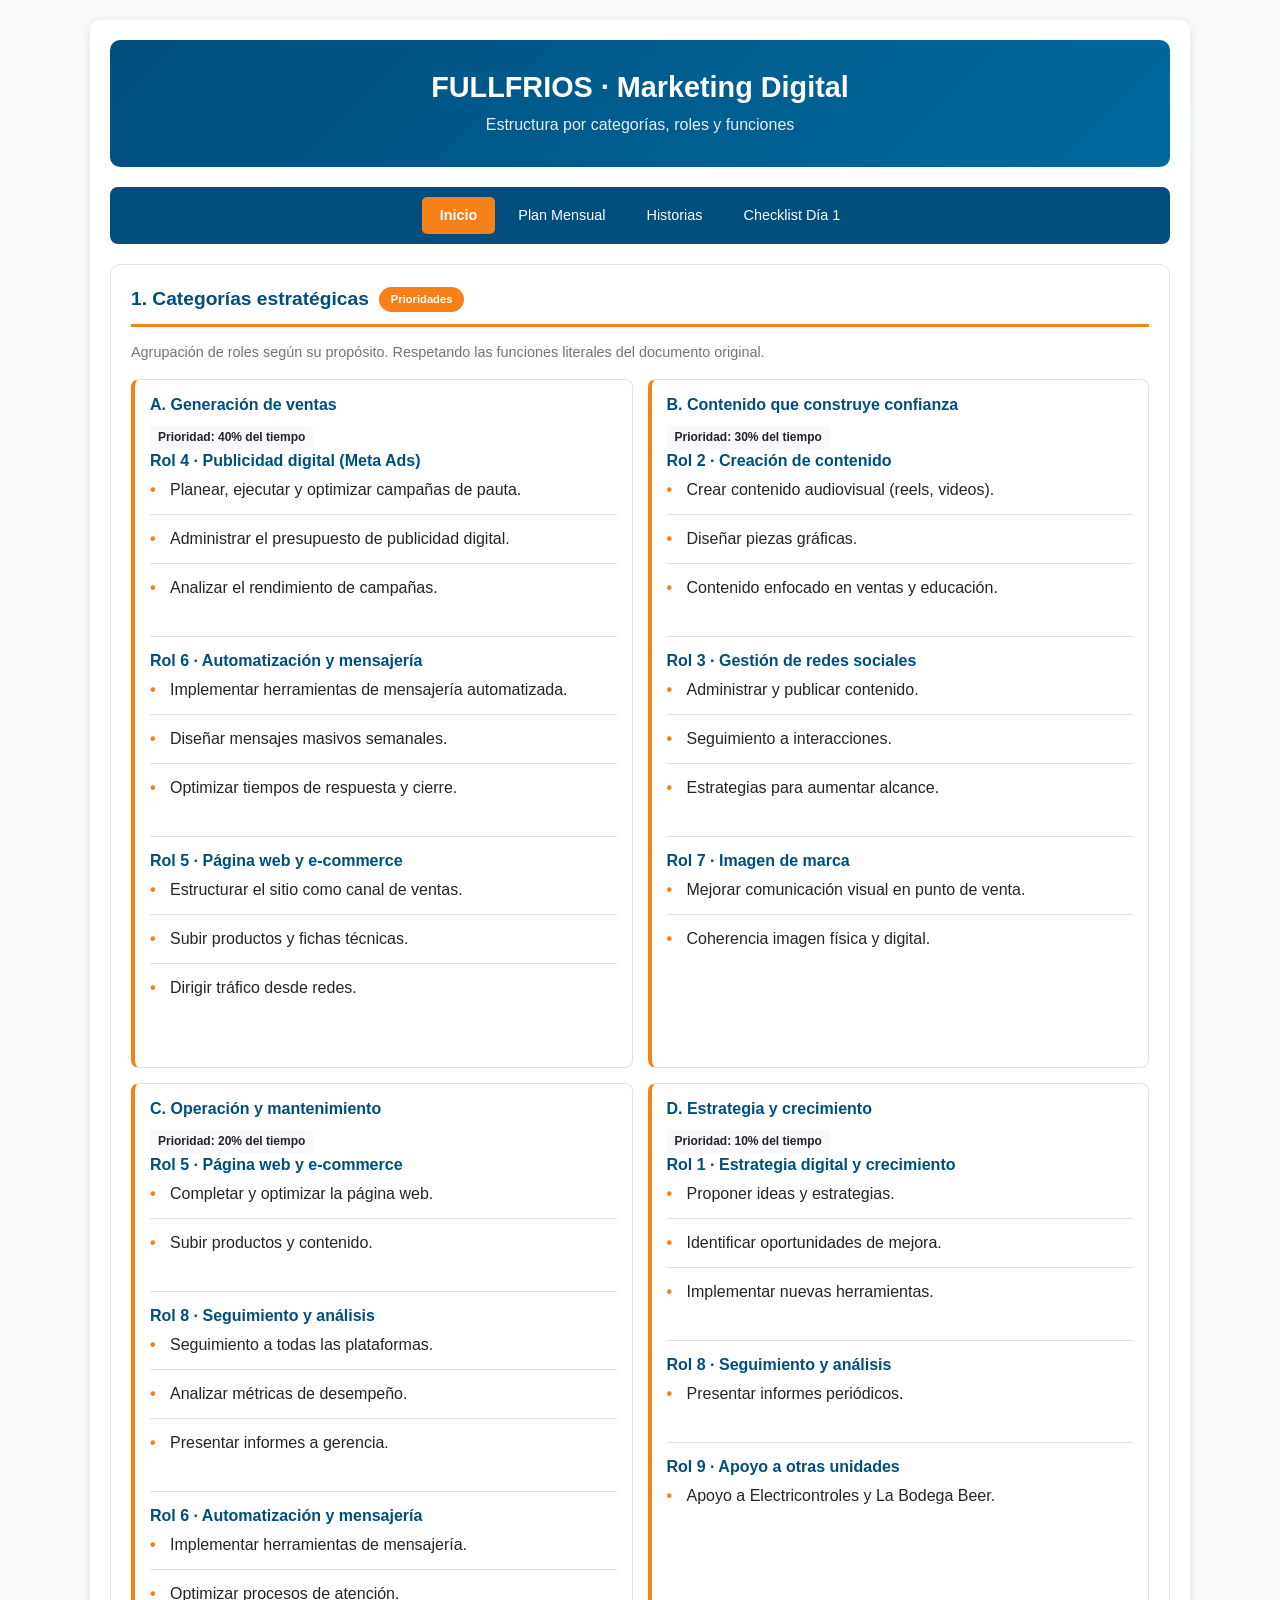
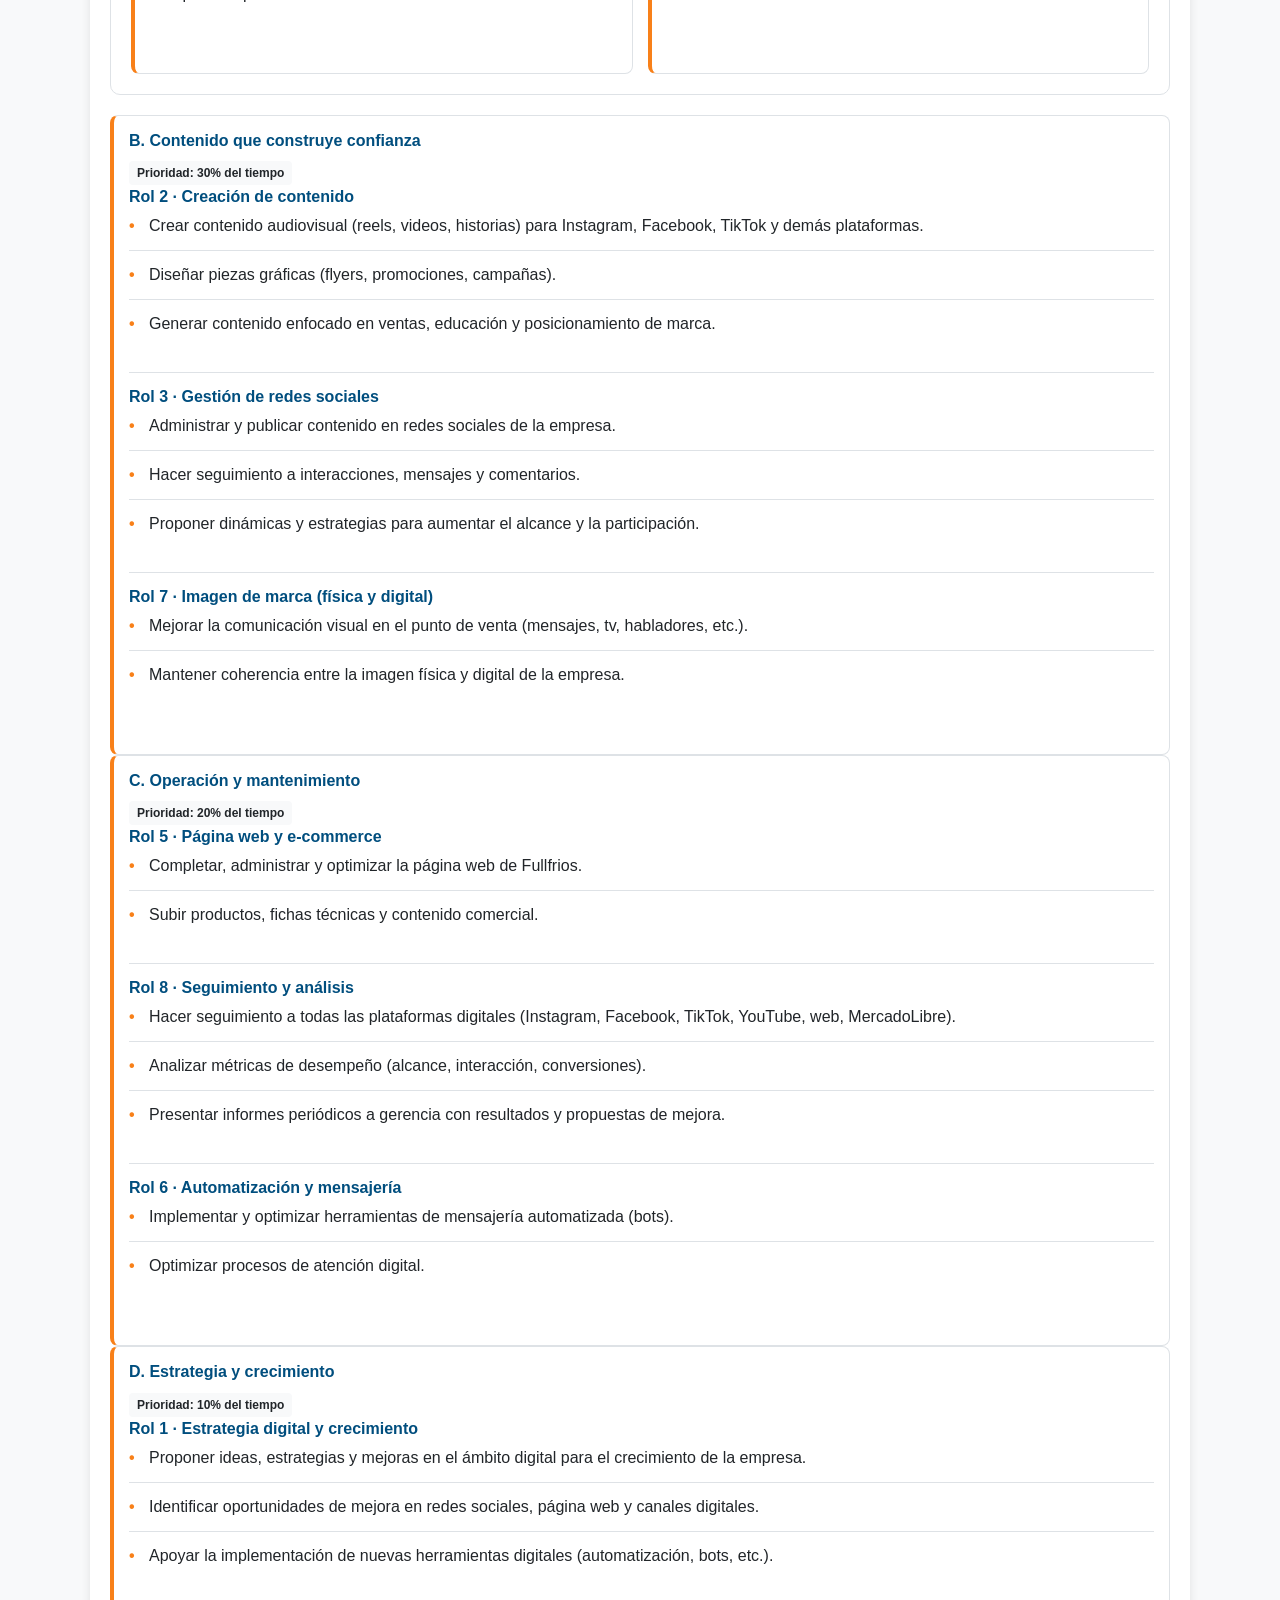
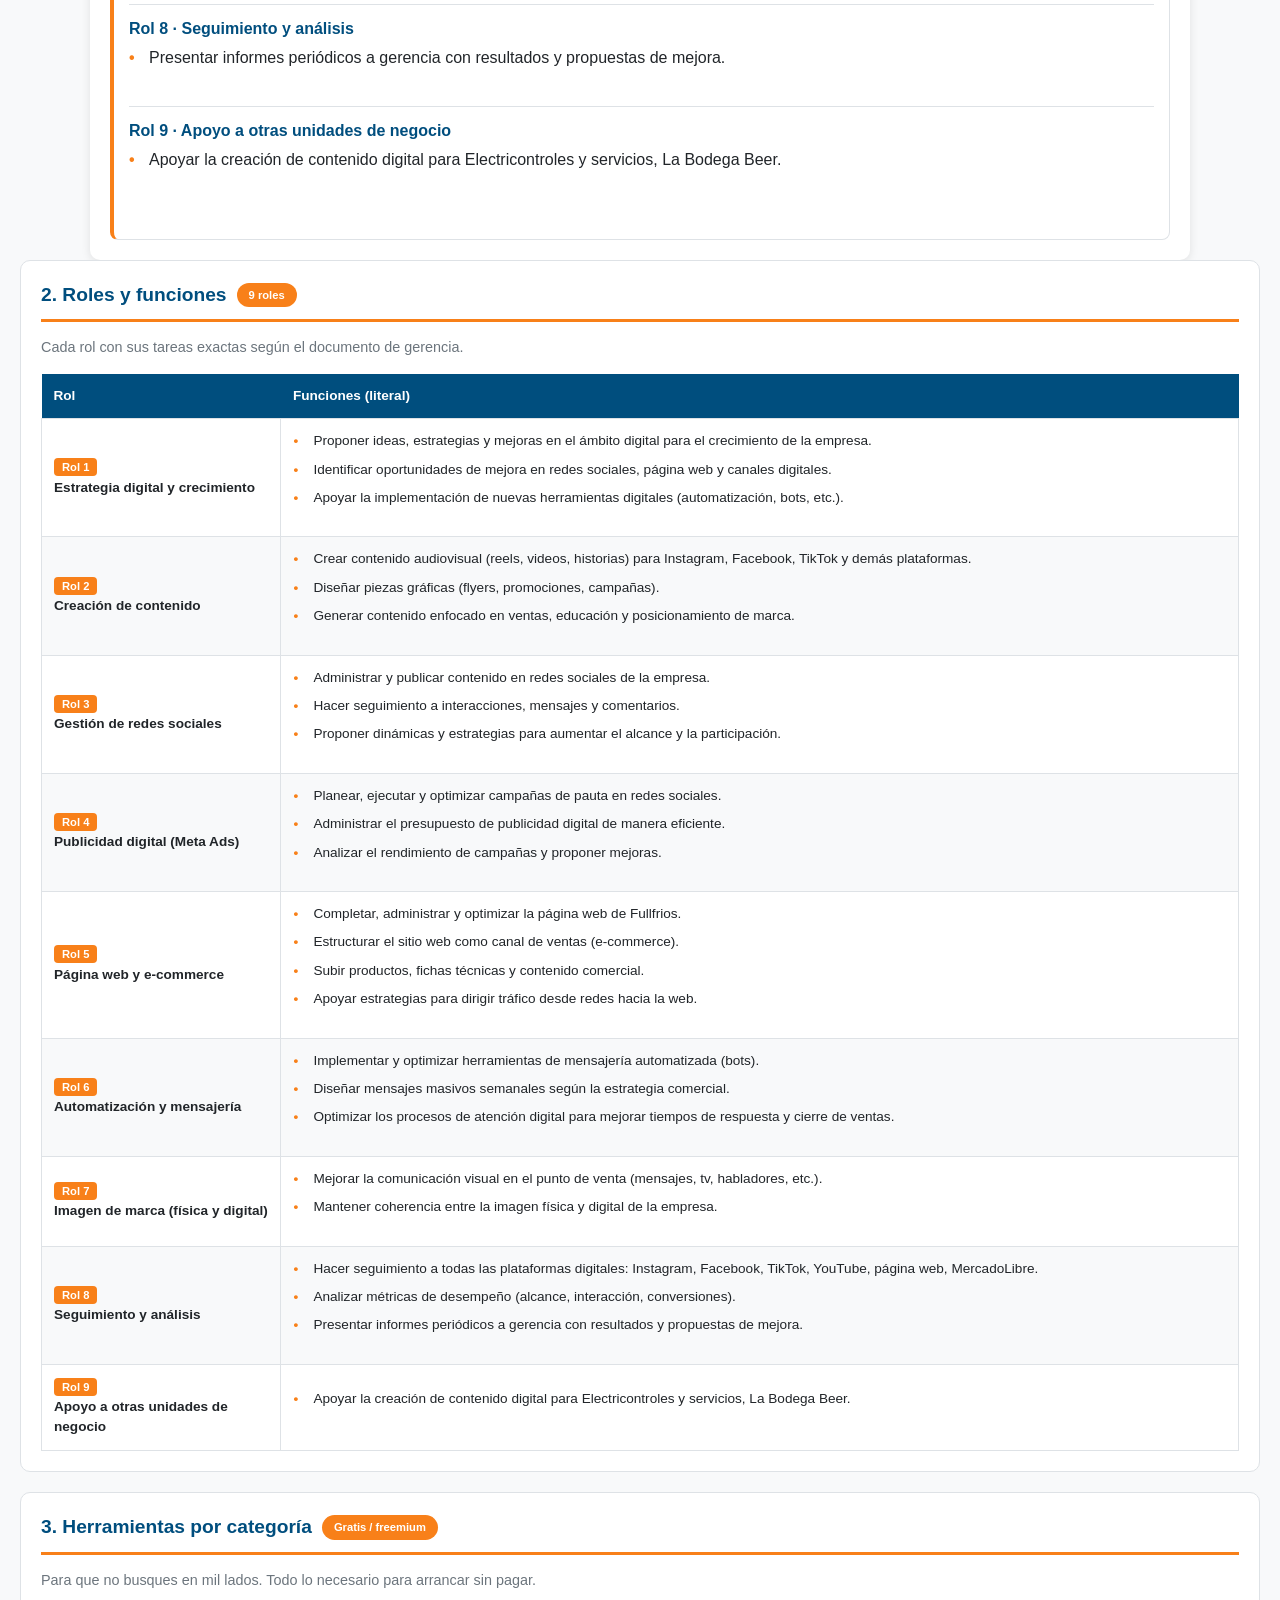
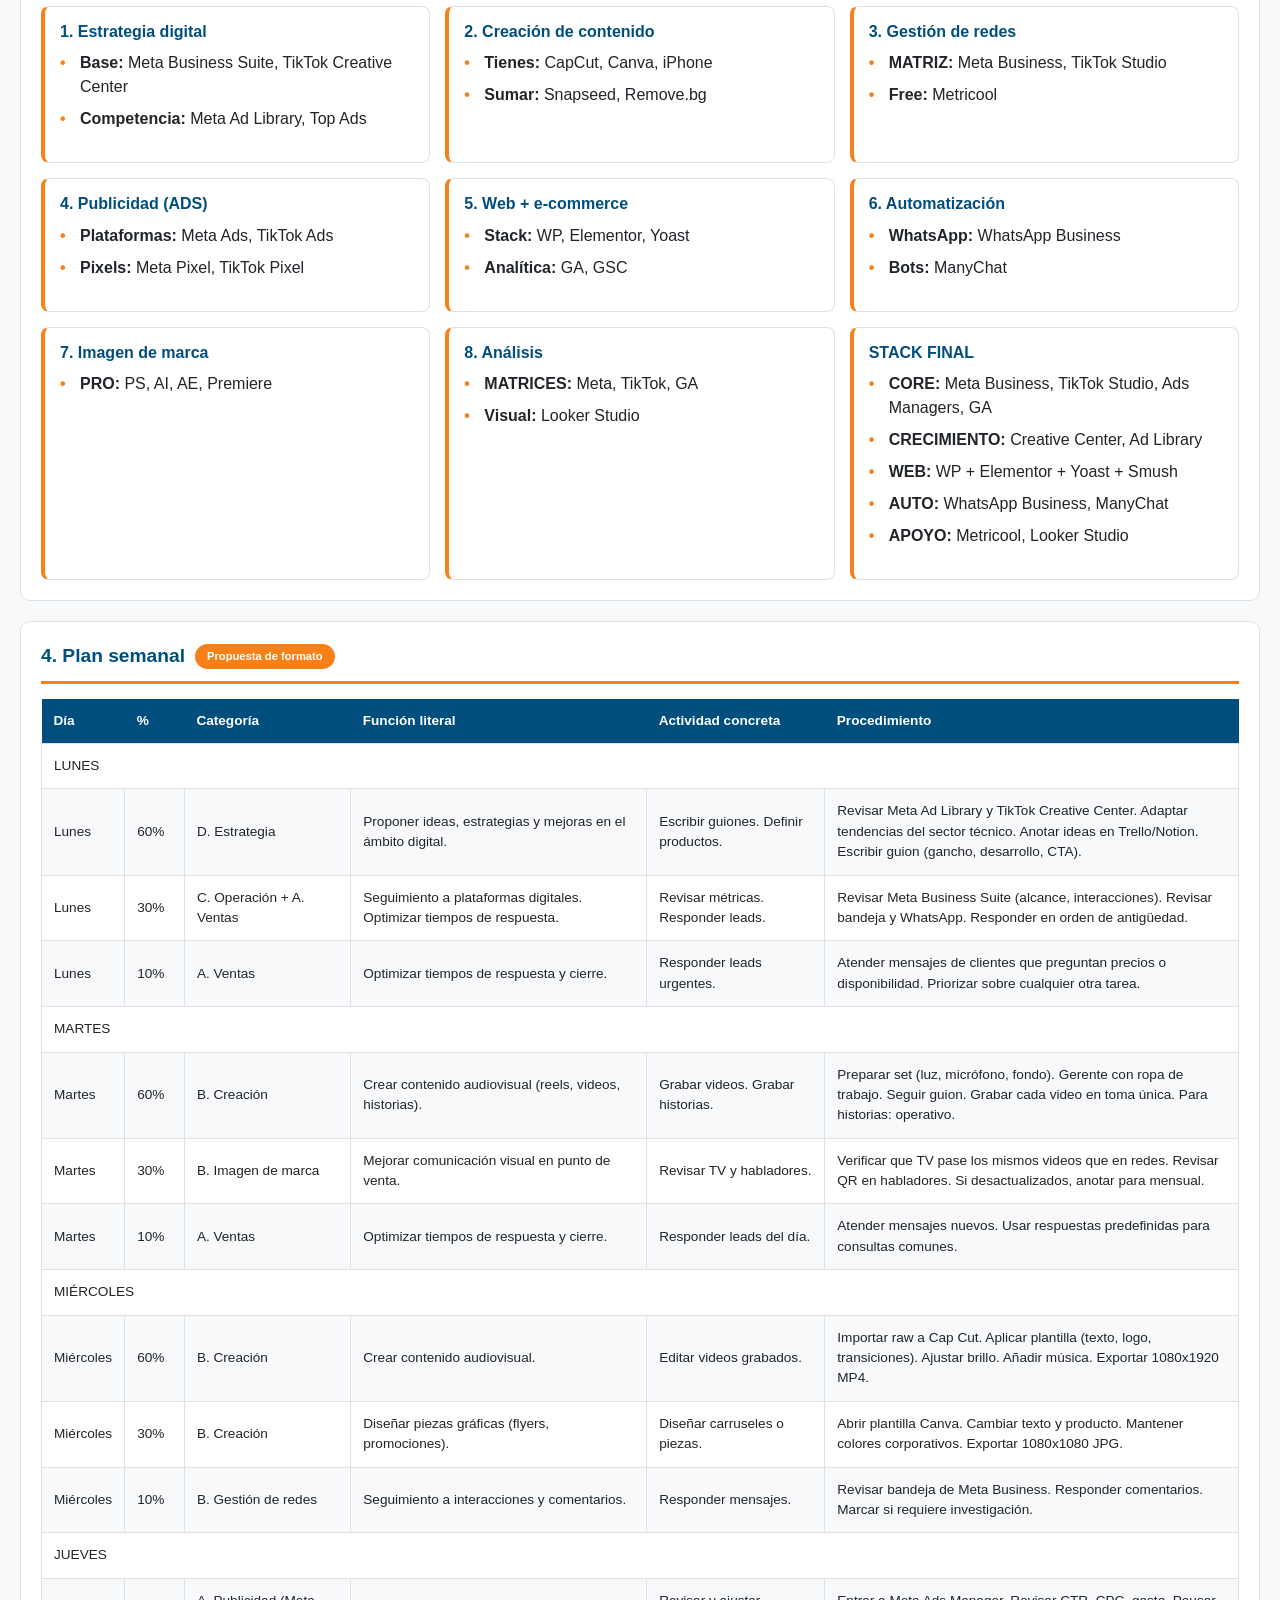
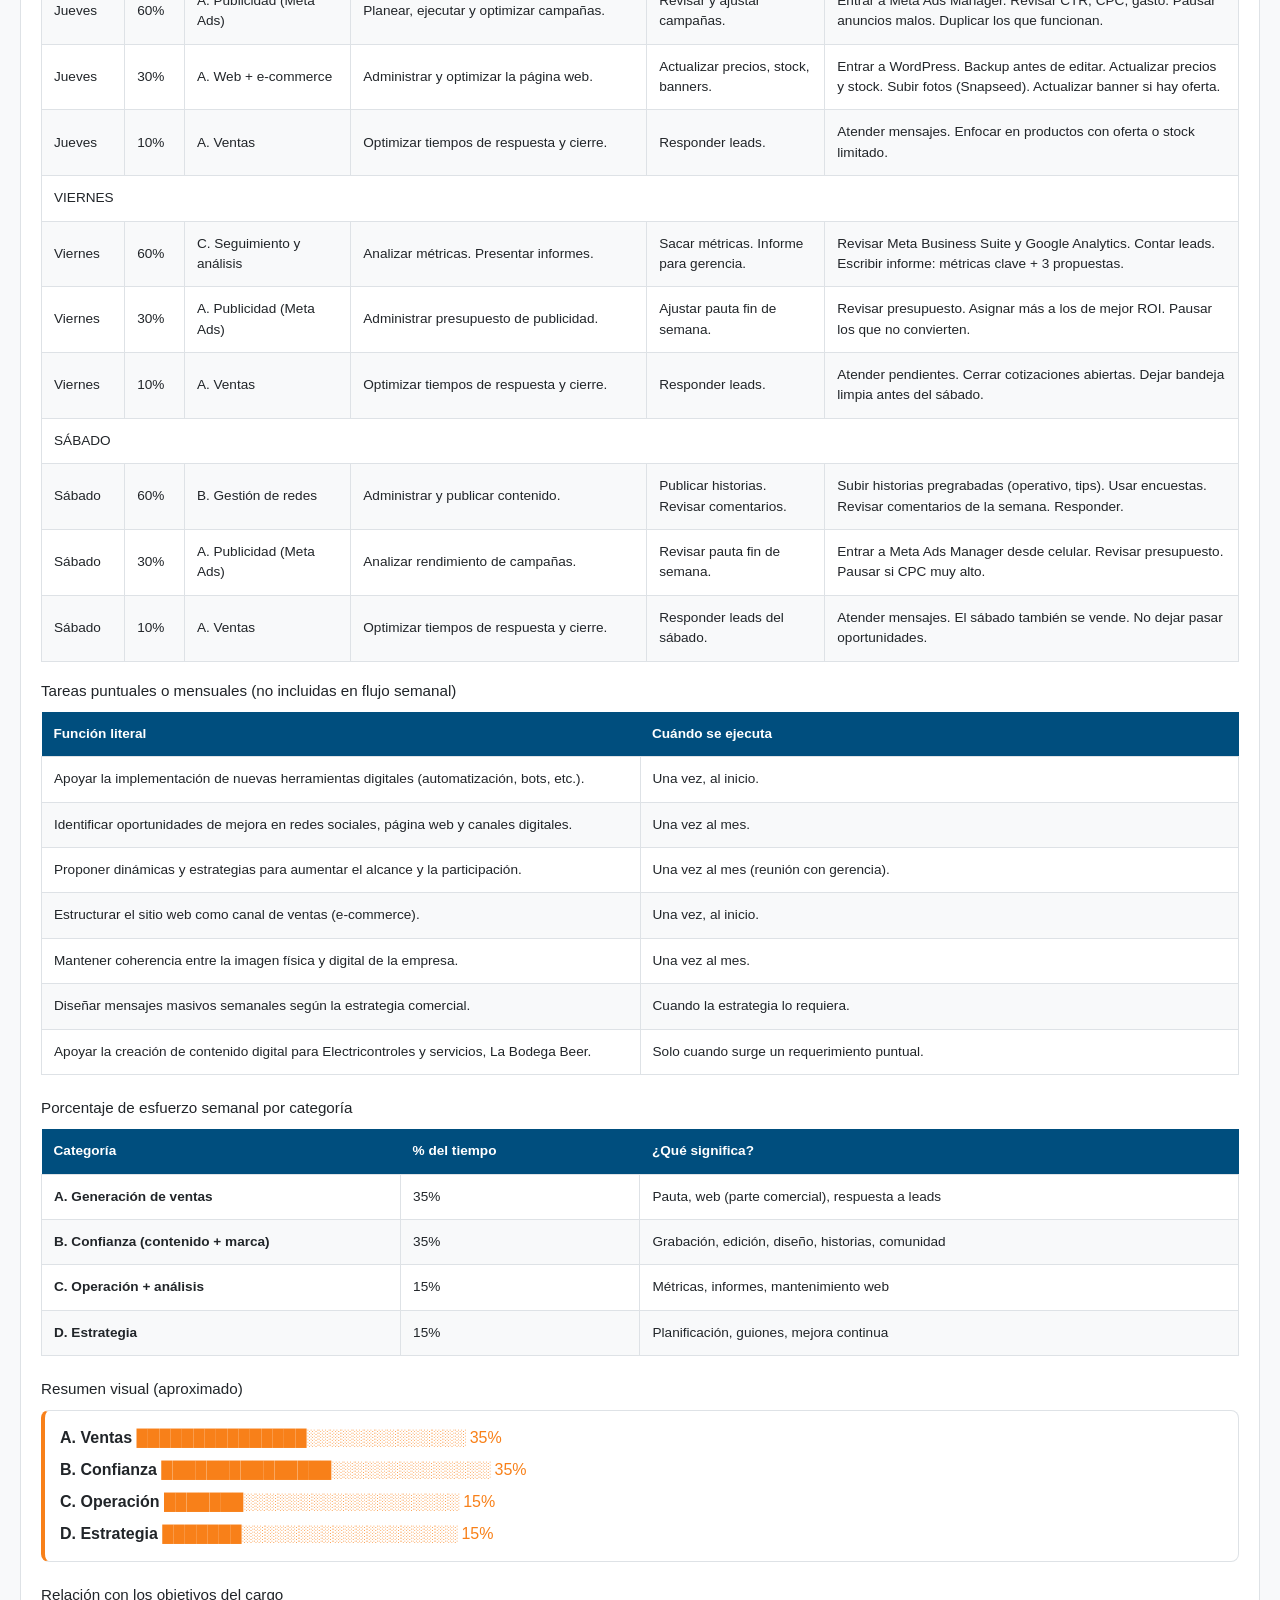
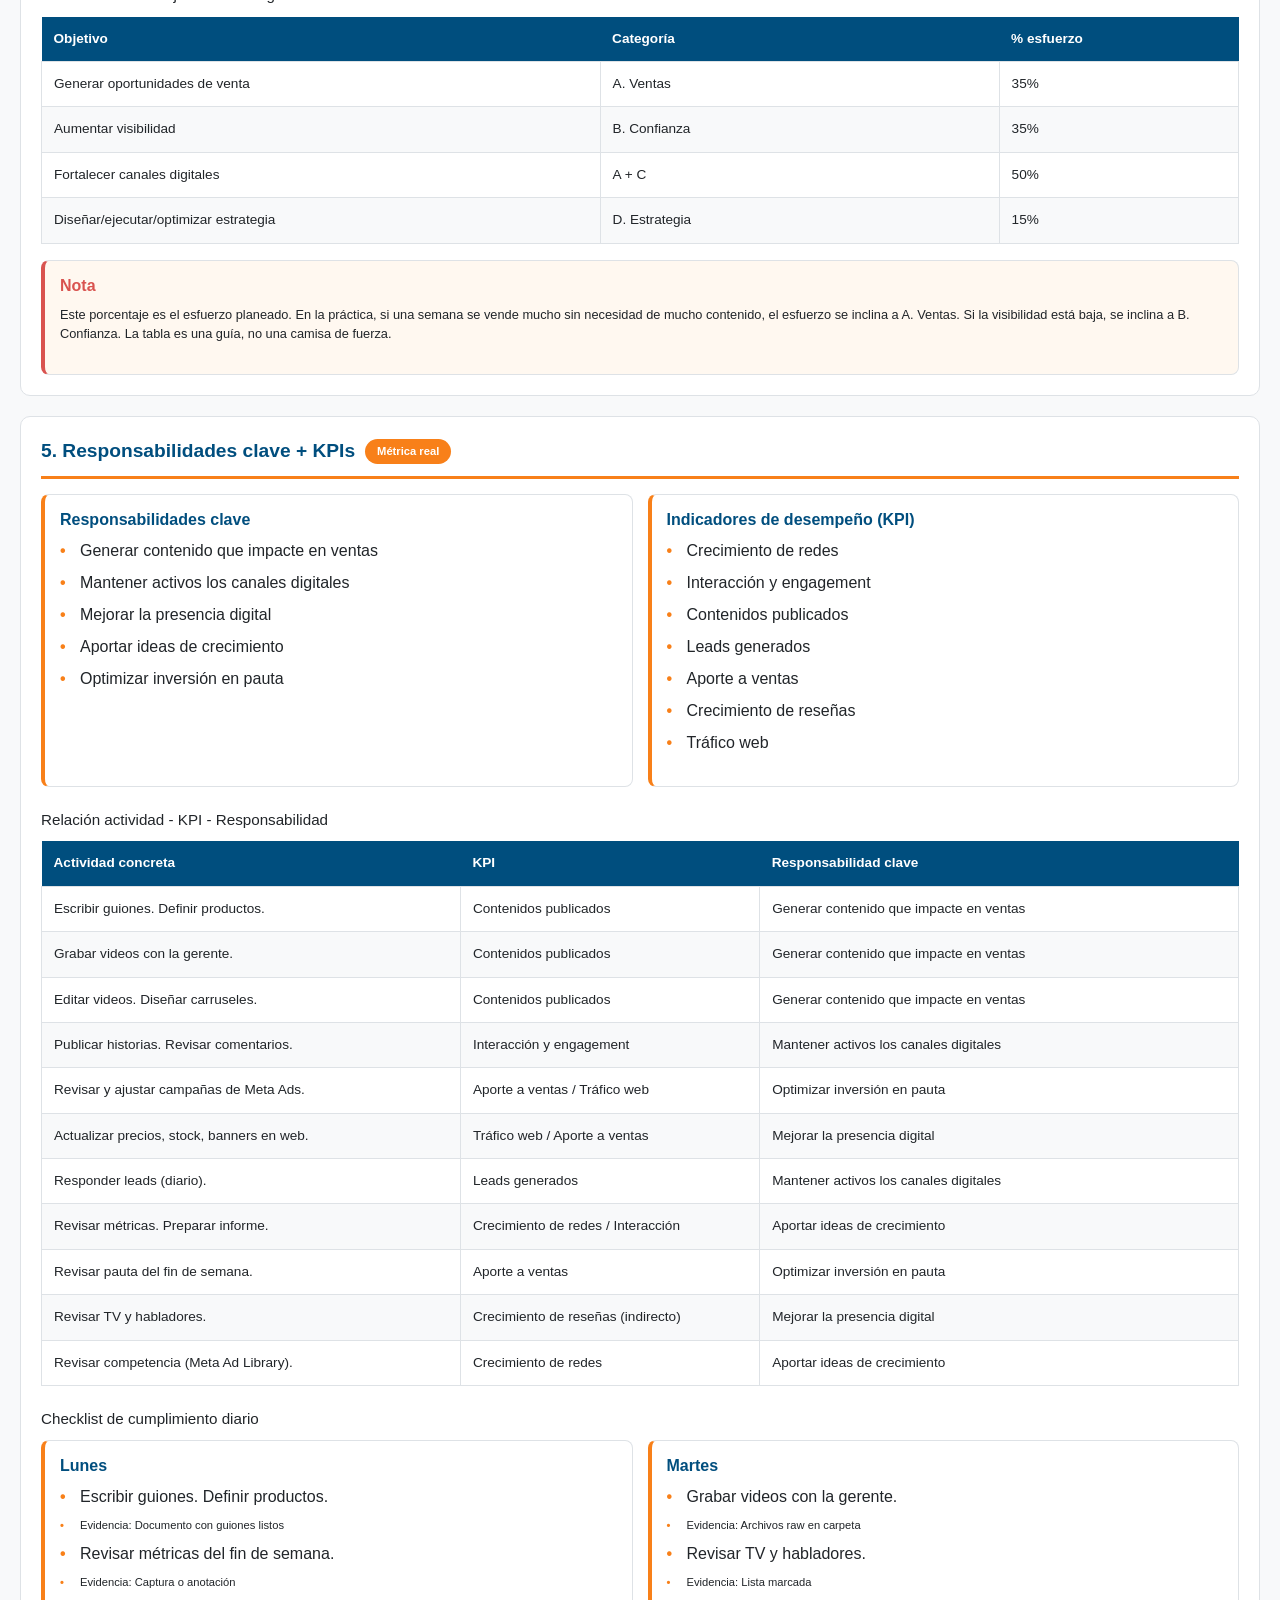
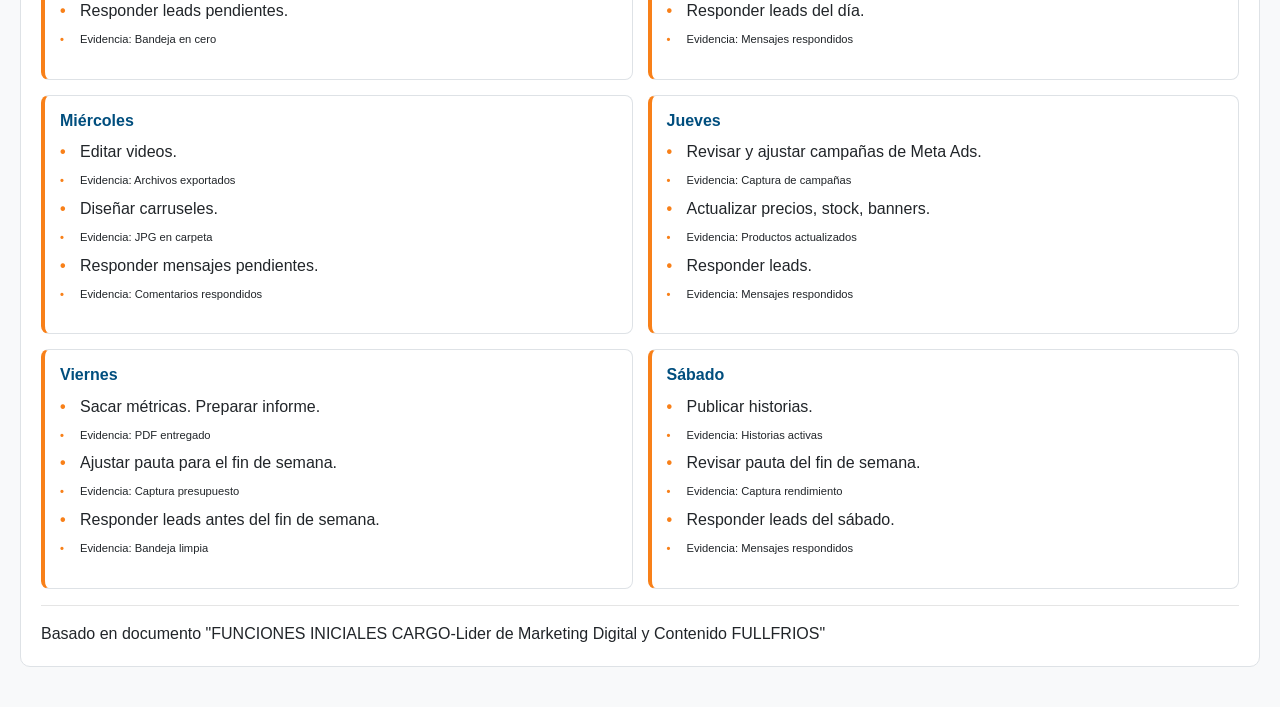
<file: index.html>
<!DOCTYPE html>
<html lang="es">
<head>
    <meta charset="UTF-8">
    <meta name="viewport" content="width=device-width, initial-scale=1.0">
<link rel="stylesheet" href="css/bootstrap.min.css">
    <link rel="stylesheet" href="css/styles.css">
    <title>FULLFRIOS · Marketing Digital</title>
</head>
<body>
<div class="container">
    <div class="header">
        <h1>FULLFRIOS · Marketing Digital</h1>
        <p>Estructura por categorías, roles y funciones</p>
    </div>

    <div class="menu-navegacion">
        <a href="index.html" class="active">Inicio</a>
        <a href="fullfrios_plan.html">Plan Mensual</a>
        <a href="fullfrios_historias_mes_1.html">Historias</a>
        <a href="fullfrios_checklist.html">Checklist Día 1</a>
    </div>

    <!-- ============================================ -->
    <!-- SECCIÓN 1: CATEGORÍAS ESTRATÉGICAS (A,B,C,D)  -->
    <!-- ============================================ -->
    <div class="section">
        <div class="section-title">
            <span>1. Categorías estratégicas</span>
            <span class="section-badge">Prioridades</span>
        </div>
        <div class="section-desc">
            Agrupación de roles según su propósito. Respetando las funciones literales del documento original.
        </div>

<div class="grid-2">
            <!-- CATEGORÍA A -->
            <div class="category-card">
                <h3>A. Generación de ventas</h3>
                <div class="priority">Prioridad: 40% del tiempo</div>
                <ul class="role-list">
                    <li>
                        <span class="role-name">Rol 4 · Publicidad digital (Meta Ads)</span>
                        <ul class="task-list">
                            <li>Planear, ejecutar y optimizar campañas de pauta.</li>
                            <li>Administrar el presupuesto de publicidad digital.</li>
                            <li>Analizar el rendimiento de campañas.</li>
                        </ul>
                    </li>
                    <li>
                        <span class="role-name">Rol 6 · Automatización y mensajería</span>
                        <ul class="task-list">
                            <li>Implementar herramientas de mensajería automatizada.</li>
                            <li>Diseñar mensajes masivos semanales.</li>
                            <li>Optimizar tiempos de respuesta y cierre.</li>
                        </ul>
                    </li>
                    <li>
                        <span class="role-name">Rol 5 · Página web y e-commerce</span>
                        <ul class="task-list">
                            <li>Estructurar el sitio como canal de ventas.</li>
                            <li>Subir productos y fichas técnicas.</li>
                            <li>Dirigir tráfico desde redes.</li>
                        </ul>
                    </li>
                </ul>
            </div>

            <!-- CATEGORÍA B -->
            <div class="category-card">
                <h3>B. Contenido que construye confianza</h3>
                <div class="priority">Prioridad: 30% del tiempo</div>
                <ul class="role-list">
                    <li>
                        <span class="role-name">Rol 2 · Creación de contenido</span>
                        <ul class="task-list">
                            <li>Crear contenido audiovisual (reels, videos).</li>
                            <li>Diseñar piezas gráficas.</li>
                            <li>Contenido enfocado en ventas y educación.</li>
                        </ul>
                    </li>
                    <li>
                        <span class="role-name">Rol 3 · Gestión de redes sociales</span>
                        <ul class="task-list">
                            <li>Administrar y publicar contenido.</li>
                            <li>Seguimiento a interacciones.</li>
                            <li>Estrategias para aumentar alcance.</li>
                        </ul>
                    </li>
                    <li>
                        <span class="role-name">Rol 7 · Imagen de marca</span>
                        <ul class="task-list">
                            <li>Mejorar comunicación visual en punto de venta.</li>
                            <li>Coherencia imagen física y digital.</li>
                        </ul>
                    </li>
                </ul>
            </div>

            <!-- CATEGORÍA C -->
            <div class="category-card">
                <h3>C. Operación y mantenimiento</h3>
                <div class="priority">Prioridad: 20% del tiempo</div>
                <ul class="role-list">
                    <li>
                        <span class="role-name">Rol 5 · Página web y e-commerce</span>
                        <ul class="task-list">
                            <li>Completar y optimizar la página web.</li>
                            <li>Subir productos y contenido.</li>
                        </ul>
                    </li>
                    <li>
                        <span class="role-name">Rol 8 · Seguimiento y análisis</span>
                        <ul class="task-list">
                            <li>Seguimiento a todas las plataformas.</li>
                            <li>Analizar métricas de desempeño.</li>
                            <li>Presentar informes a gerencia.</li>
                        </ul>
                    </li>
                    <li>
                        <span class="role-name">Rol 6 · Automatización y mensajería</span>
                        <ul class="task-list">
                            <li>Implementar herramientas de mensajería.</li>
                            <li>Optimizar procesos de atención.</li>
                        </ul>
                    </li>
                </ul>
            </div>

            <!-- CATEGORÍA D -->
            <div class="category-card">
                <h3>D. Estrategia y crecimiento</h3>
                <div class="priority">Prioridad: 10% del tiempo</div>
                <ul class="role-list">
                    <li>
                        <span class="role-name">Rol 1 · Estrategia digital y crecimiento</span>
                        <ul class="task-list">
                            <li>Proponer ideas y estrategias.</li>
                            <li>Identificar oportunidades de mejora.</li>
                            <li>Implementar nuevas herramientas.</li>
                        </ul>
                    </li>
                    <li>
                        <span class="role-name">Rol 8 · Seguimiento y análisis</span>
                        <ul class="task-list">
                            <li>Presentar informes periódicos.</li>
                        </ul>
                    </li>
                    <li>
                        <span class="role-name">Rol 9 · Apoyo a otras unidades</span>
                        <ul class="task-list">
                            <li>Apoyo a Electricontroles y La Bodega Beer.</li>
                        </ul>
                    </li>
                </ul>
            </div>
        </div>
    </div>

            <!-- CATEGORÍA B -->
            <div class="category-card">
                <h3>B. Contenido que construye confianza</h3>
                <div class="priority">Prioridad: 30% del tiempo</div>
                <ul class="role-list">
                    <li>
                        <span class="role-name">Rol 2 · Creación de contenido</span>
                        <ul class="task-list">
                            <li>Crear contenido audiovisual (reels, videos, historias) para Instagram, Facebook, TikTok y demás plataformas.</li>
                            <li>Diseñar piezas gráficas (flyers, promociones, campañas).</li>
                            <li>Generar contenido enfocado en ventas, educación y posicionamiento de marca.</li>
                        </ul>
                    </li>
                    <li>
                        <span class="role-name">Rol 3 · Gestión de redes sociales</span>
                        <ul class="task-list">
                            <li>Administrar y publicar contenido en redes sociales de la empresa.</li>
                            <li>Hacer seguimiento a interacciones, mensajes y comentarios.</li>
                            <li>Proponer dinámicas y estrategias para aumentar el alcance y la participación.</li>
                        </ul>
                    </li>
                    <li>
                        <span class="role-name">Rol 7 · Imagen de marca (física y digital)</span>
                        <ul class="task-list">
                            <li>Mejorar la comunicación visual en el punto de venta (mensajes, tv, habladores, etc.).</li>
                            <li>Mantener coherencia entre la imagen física y digital de la empresa.</li>
                        </ul>
                    </li>
                </ul>
            </div>

            <!-- CATEGORÍA C -->
            <div class="category-card">
                <h3>C. Operación y mantenimiento</h3>
                <div class="priority">Prioridad: 20% del tiempo</div>
                <ul class="role-list">
                    <li>
                        <span class="role-name">Rol 5 · Página web y e-commerce</span>
                        <ul class="task-list">
                            <li>Completar, administrar y optimizar la página web de Fullfrios.</li>
                            <li>Subir productos, fichas técnicas y contenido comercial.</li>
                        </ul>
                    </li>
                    <li>
                        <span class="role-name">Rol 8 · Seguimiento y análisis</span>
                        <ul class="task-list">
                            <li>Hacer seguimiento a todas las plataformas digitales (Instagram, Facebook, TikTok, YouTube, web, MercadoLibre).</li>
                            <li>Analizar métricas de desempeño (alcance, interacción, conversiones).</li>
                            <li>Presentar informes periódicos a gerencia con resultados y propuestas de mejora.</li>
                        </ul>
                    </li>
                    <li>
                        <span class="role-name">Rol 6 · Automatización y mensajería</span>
                        <ul class="task-list">
                            <li>Implementar y optimizar herramientas de mensajería automatizada (bots).</li>
                            <li>Optimizar procesos de atención digital.</li>
                        </ul>
                    </li>
                </ul>
            </div>

            <!-- CATEGORÍA D -->
            <div class="category-card">
                <h3>D. Estrategia y crecimiento</h3>
                <div class="priority">Prioridad: 10% del tiempo</div>
                <ul class="role-list">
                    <li>
                        <span class="role-name">Rol 1 · Estrategia digital y crecimiento</span>
                        <ul class="task-list">
                            <li>Proponer ideas, estrategias y mejoras en el ámbito digital para el crecimiento de la empresa.</li>
                            <li>Identificar oportunidades de mejora en redes sociales, página web y canales digitales.</li>
                            <li>Apoyar la implementación de nuevas herramientas digitales (automatización, bots, etc.).</li>
                        </ul>
                    </li>
                    <li>
                        <span class="role-name">Rol 8 · Seguimiento y análisis</span>
                        <ul class="task-list">
                            <li>Presentar informes periódicos a gerencia con resultados y propuestas de mejora.</li>
                        </ul>
                    </li>
                    <li>
                        <span class="role-name">Rol 9 · Apoyo a otras unidades de negocio</span>
                        <ul class="task-list">
                            <li>Apoyar la creación de contenido digital para Electricontroles y servicios, La Bodega Beer.</li>
                        </ul>
                    </li>
                </ul>
            </div>
        </div>
    </div>

    <!-- ============================================ -->
    <!-- SECCIÓN 2: ROLES INDIVIDUALES (Tabla completa) -->
    <!-- ============================================ -->
    <div class="section">
        <div class="section-title">
            <span>2. Roles y funciones</span>
            <span class="section-badge">9 roles</span>
        </div>
        <div class="section-desc">
            Cada rol con sus tareas exactas según el documento de gerencia.
        </div>

        <table class="roles-table">
            <thead>
                <tr>
                    <th style="width: 20%">Rol</th>
                    <th style="width: 80%">Funciones (literal)</th>
                </tr>
            </thead>
            <tbody>
                <tr><td><span class="rol-tag">Rol 1</span><br><strong>Estrategia digital y crecimiento</strong></td>
                    <td><ul class="task-list"><li>Proponer ideas, estrategias y mejoras en el ámbito digital para el crecimiento de la empresa.</li><li>Identificar oportunidades de mejora en redes sociales, página web y canales digitales.</li><li>Apoyar la implementación de nuevas herramientas digitales (automatización, bots, etc.).</li></ul></td>
                </tr>
                <tr><td><span class="rol-tag">Rol 2</span><br><strong>Creación de contenido</strong></td>
                    <td><ul class="task-list"><li>Crear contenido audiovisual (reels, videos, historias) para Instagram, Facebook, TikTok y demás plataformas.</li><li>Diseñar piezas gráficas (flyers, promociones, campañas).</li><li>Generar contenido enfocado en ventas, educación y posicionamiento de marca.</li></ul></td>
                </tr>
                <tr><td><span class="rol-tag">Rol 3</span><br><strong>Gestión de redes sociales</strong></td>
                    <td><ul class="task-list"><li>Administrar y publicar contenido en redes sociales de la empresa.</li><li>Hacer seguimiento a interacciones, mensajes y comentarios.</li><li>Proponer dinámicas y estrategias para aumentar el alcance y la participación.</li></ul></td>
                </tr>
                <tr><td><span class="rol-tag">Rol 4</span><br><strong>Publicidad digital (Meta Ads)</strong></td>
                    <td><ul class="task-list"><li>Planear, ejecutar y optimizar campañas de pauta en redes sociales.</li><li>Administrar el presupuesto de publicidad digital de manera eficiente.</li><li>Analizar el rendimiento de campañas y proponer mejoras.</li></ul></td>
                </tr>
                <tr><td><span class="rol-tag">Rol 5</span><br><strong>Página web y e-commerce</strong></td>
                    <td><ul class="task-list"><li>Completar, administrar y optimizar la página web de Fullfrios.</li><li>Estructurar el sitio web como canal de ventas (e-commerce).</li><li>Subir productos, fichas técnicas y contenido comercial.</li><li>Apoyar estrategias para dirigir tráfico desde redes hacia la web.</li></ul></td>
                </tr>
                <tr><td><span class="rol-tag">Rol 6</span><br><strong>Automatización y mensajería</strong></td>
                    <td><ul class="task-list"><li>Implementar y optimizar herramientas de mensajería automatizada (bots).</li><li>Diseñar mensajes masivos semanales según la estrategia comercial.</li><li>Optimizar los procesos de atención digital para mejorar tiempos de respuesta y cierre de ventas.</li></ul></td>
                </tr>
                <tr><td><span class="rol-tag">Rol 7</span><br><strong>Imagen de marca (física y digital)</strong></td>
                    <td><ul class="task-list"><li>Mejorar la comunicación visual en el punto de venta (mensajes, tv, habladores, etc.).</li><li>Mantener coherencia entre la imagen física y digital de la empresa.</li></ul></td>
                </tr>
                <tr><td><span class="rol-tag">Rol 8</span><br><strong>Seguimiento y análisis</strong></td>
                    <td><ul class="task-list"><li>Hacer seguimiento a todas las plataformas digitales: Instagram, Facebook, TikTok, YouTube, página web, MercadoLibre.</li><li>Analizar métricas de desempeño (alcance, interacción, conversiones).</li><li>Presentar informes periódicos a gerencia con resultados y propuestas de mejora.</li></ul></td>
                </tr>
                <tr><td><span class="rol-tag">Rol 9</span><br><strong>Apoyo a otras unidades de negocio</strong></td>
                    <td><ul class="task-list"><li>Apoyar la creación de contenido digital para Electricontroles y servicios, La Bodega Beer.</li></ul></td>
                </tr>
            </tbody>
        </table>
    </div>

    <!-- ============================================ -->
    <!-- SECCIÓN 3: HERRAMIENTAS RESUMIDAS (por categoría) -->
    <!-- ============================================ -->
    <div class="section">
        <div class="section-title">
            <span>3. Herramientas por categoría</span>
            <span class="section-badge">Gratis / freemium</span>
        </div>
        <div class="section-desc">
            Para que no busques en mil lados. Todo lo necesario para arrancar sin pagar.
        </div>
        <div class="grid-3">
            <div class="category-card">
                <h3>1. Estrategia digital</h3>
                <ul class="task-list">
                    <li><strong>Base:</strong> Meta Business Suite, TikTok Creative Center</li>
                    <li><strong>Competencia:</strong> Meta Ad Library, Top Ads</li>
                </ul>
            </div>
            <div class="category-card">
                <h3>2. Creación de contenido</h3>
                <ul class="task-list">
                    <li><strong>Tienes:</strong> CapCut, Canva, iPhone</li>
                    <li><strong>Sumar:</strong> Snapseed, Remove.bg</li>
                </ul>
            </div>
            <div class="category-card">
                <h3>3. Gestión de redes</h3>
                <ul class="task-list">
                    <li><strong>MATRIZ:</strong> Meta Business, TikTok Studio</li>
                    <li><strong>Free:</strong> Metricool</li>
                </ul>
            </div>
            <div class="category-card">
                <h3>4. Publicidad (ADS)</h3>
                <ul class="task-list">
                    <li><strong>Plataformas:</strong> Meta Ads, TikTok Ads</li>
                    <li><strong>Pixels:</strong> Meta Pixel, TikTok Pixel</li>
                </ul>
            </div>
            <div class="category-card">
                <h3>5. Web + e-commerce</h3>
                <ul class="task-list">
                    <li><strong> Stack:</strong> WP, Elementor, Yoast</li>
                    <li><strong>Analítica:</strong> GA, GSC</li>
                </ul>
            </div>
            <div class="category-card">
                <h3>6. Automatización</h3>
                <ul class="task-list">
                    <li><strong>WhatsApp:</strong> WhatsApp Business</li>
                    <li><strong>Bots:</strong> ManyChat</li>
                </ul>
            </div>
            <div class="category-card">
                <h3>7. Imagen de marca</h3>
                <ul class="task-list">
                    <li><strong>PRO:</strong> PS, AI, AE, Premiere</li>
                </ul>
            </div>
            <div class="category-card">
                <h3>8. Análisis</h3>
                <ul class="task-list">
                    <li><strong>MATRICES:</strong> Meta, TikTok, GA</li>
                    <li><strong>Visual:</strong> Looker Studio</li>
                </ul>
            </div>
            <div class="category-card">
                <h3>STACK FINAL</h3>
                <ul class="task-list">
                    <li><strong>CORE:</strong> Meta Business, TikTok Studio, Ads Managers, GA</li>
                    <li><strong>CRECIMIENTO:</strong> Creative Center, Ad Library</li>
                    <li><strong>WEB:</strong> WP + Elementor + Yoast + Smush</li>
                    <li><strong>AUTO:</strong> WhatsApp Business, ManyChat</li>
                    <li><strong>APOYO:</strong> Metricool, Looker Studio</li>
                </ul>
            </div>
        </div>
    </div>

    <!-- ============================================ -->
    <!-- SECCIÓN 4: PLAN SEMANAL -->
    <!-- ============================================ -->
    <div class="section">
        <div class="section-title">
            <span>4. Plan semanal</span>
            <span class="section-badge">Propuesta de formato</span>
        </div>

        <table class="roles-table">
            <thead>
                <tr>
                    <th style="width:6%">Día</th>
                    <th style="width:5%">%</th>
                    <th style="width:14%">Categoría</th>
                    <th style="width:25%">Función literal</th>
                    <th style="width:15%">Actividad concreta</th>
                    <th style="width:35%">Procedimiento</th>
                </tr>
            </thead>
            <tbody>
                <tr><td colspan="6" class="day-header">LUNES</td></tr>
                <tr><td>Lunes</td><td>60%</td><td>D. Estrategia</td><td>Proponer ideas, estrategias y mejoras en el ámbito digital.</td><td>Escribir guiones. Definir productos.</td><td>Revisar Meta Ad Library y TikTok Creative Center. Adaptar tendencias del sector técnico. Anotar ideas en Trello/Notion. Escribir guion (gancho, desarrollo, CTA).</td></tr>
                <tr><td>Lunes</td><td>30%</td><td>C. Operación + A. Ventas</td><td>Seguimiento a plataformas digitales. Optimizar tiempos de respuesta.</td><td>Revisar métricas. Responder leads.</td><td>Revisar Meta Business Suite (alcance, interacciones). Revisar bandeja y WhatsApp. Responder en orden de antigüedad.</td></tr>
                <tr><td>Lunes</td><td>10%</td><td>A. Ventas</td><td>Optimizar tiempos de respuesta y cierre.</td><td>Responder leads urgentes.</td><td>Atender mensajes de clientes que preguntan precios o disponibilidad. Priorizar sobre cualquier otra tarea.</td></tr>
                
                <tr><td colspan="6" class="day-header">MARTES</td></tr>
                <tr><td>Martes</td><td>60%</td><td>B. Creación</td><td>Crear contenido audiovisual (reels, videos, historias).</td><td>Grabar videos. Grabar historias.</td><td>Preparar set (luz, micrófono, fondo). Gerente con ropa de trabajo. Seguir guion. Grabar cada video en toma única. Para historias: operativo.</td></tr>
                <tr><td>Martes</td><td>30%</td><td>B. Imagen de marca</td><td>Mejorar comunicación visual en punto de venta.</td><td>Revisar TV y habladores.</td><td>Verificar que TV pase los mismos videos que en redes. Revisar QR en habladores. Si desactualizados, anotar para mensual.</td></tr>
                <tr><td>Martes</td><td>10%</td><td>A. Ventas</td><td>Optimizar tiempos de respuesta y cierre.</td><td>Responder leads del día.</td><td>Atender mensajes nuevos. Usar respuestas predefinidas para consultas comunes.</td></tr>
                
                <tr><td colspan="6" class="day-header">MIÉRCOLES</td></tr>
                <tr><td>Miércoles</td><td>60%</td><td>B. Creación</td><td>Crear contenido audiovisual.</td><td>Editar videos grabados.</td><td>Importar raw a Cap Cut. Aplicar plantilla (texto, logo, transiciones). Ajustar brillo. Añadir música. Exportar 1080x1920 MP4.</td></tr>
                <tr><td>Miércoles</td><td>30%</td><td>B. Creación</td><td>Diseñar piezas gráficas (flyers, promociones).</td><td>Diseñar carruseles o piezas.</td><td>Abrir plantilla Canva. Cambiar texto y producto. Mantener colores corporativos. Exportar 1080x1080 JPG.</td></tr>
                <tr><td>Miércoles</td><td>10%</td><td>B. Gestión de redes</td><td>Seguimiento a interacciones y comentarios.</td><td>Responder mensajes.</td><td>Revisar bandeja de Meta Business. Responder comentarios. Marcar si requiere investigación.</td></tr>
                
                <tr><td colspan="6" class="day-header">JUEVES</td></tr>
                <tr><td>Jueves</td><td>60%</td><td>A. Publicidad (Meta Ads)</td><td>Planear, ejecutar y optimizar campañas.</td><td>Revisar y ajustar campañas.</td><td>Entrar a Meta Ads Manager. Revisar CTR, CPC, gasto. Pausar anuncios malos. Duplicar los que funcionan.</td></tr>
                <tr><td>Jueves</td><td>30%</td><td>A. Web + e-commerce</td><td>Administrar y optimizar la página web.</td><td>Actualizar precios, stock, banners.</td><td>Entrar a WordPress. Backup antes de editar. Actualizar precios y stock. Subir fotos (Snapseed). Actualizar banner si hay oferta.</td></tr>
                <tr><td>Jueves</td><td>10%</td><td>A. Ventas</td><td>Optimizar tiempos de respuesta y cierre.</td><td>Responder leads.</td><td>Atender mensajes. Enfocar en productos con oferta o stock limitado.</td></tr>
                
                <tr><td colspan="6" class="day-header">VIERNES</td></tr>
                <tr><td>Viernes</td><td>60%</td><td>C. Seguimiento y análisis</td><td>Analizar métricas. Presentar informes.</td><td>Sacar métricas. Informe para gerencia.</td><td>Revisar Meta Business Suite y Google Analytics. Contar leads. Escribir informe: métricas clave + 3 propuestas.</td></tr>
                <tr><td>Viernes</td><td>30%</td><td>A. Publicidad (Meta Ads)</td><td>Administrar presupuesto de publicidad.</td><td>Ajustar pauta fin de semana.</td><td>Revisar presupuesto. Asignar más a los de mejor ROI. Pausar los que no convierten.</td></tr>
                <tr><td>Viernes</td><td>10%</td><td>A. Ventas</td><td>Optimizar tiempos de respuesta y cierre.</td><td>Responder leads.</td><td>Atender pendientes. Cerrar cotizaciones abiertas. Dejar bandeja limpia antes del sábado.</td></tr>
                
                <tr><td colspan="6" class="day-header">SÁBADO</td></tr>
                <tr><td>Sábado</td><td>60%</td><td>B. Gestión de redes</td><td>Administrar y publicar contenido.</td><td>Publicar historias. Revisar comentarios.</td><td>Subir historias pregrabadas (operativo, tips). Usar encuestas. Revisar comentarios de la semana. Responder.</td></tr>
                <tr><td>Sábado</td><td>30%</td><td>A. Publicidad (Meta Ads)</td><td>Analizar rendimiento de campañas.</td><td>Revisar pauta fin de semana.</td><td>Entrar a Meta Ads Manager desde celular. Revisar presupuesto. Pausar si CPC muy alto.</td></tr>
                <tr><td>Sábado</td><td>10%</td><td>A. Ventas</td><td>Optimizar tiempos de respuesta y cierre.</td><td>Responder leads del sábado.</td><td>Atender mensajes. El sábado también se vende. No dejar pasar oportunidades.</td></tr>
            </tbody>
        </table>

        <h3 style="margin: 20px 0 12px 0; font-size: 0.95rem; color: var(--black);">Tareas puntuales o mensuales (no incluidas en flujo semanal)</h3>
        <table class="roles-table">
            <thead>
                <tr>
                    <th style="width:50%">Función literal</th>
                    <th style="width:50%">Cuándo se ejecuta</th>
                </tr>
            </thead>
            <tbody>
                <tr><td>Apoyar la implementación de nuevas herramientas digitales (automatización, bots, etc.).</td><td>Una vez, al inicio.</td></tr>
                <tr><td>Identificar oportunidades de mejora en redes sociales, página web y canales digitales.</td><td>Una vez al mes.</td></tr>
                <tr><td>Proponer dinámicas y estrategias para aumentar el alcance y la participación.</td><td>Una vez al mes (reunión con gerencia).</td></tr>
                <tr><td>Estructurar el sitio web como canal de ventas (e-commerce).</td><td>Una vez, al inicio.</td></tr>
                <tr><td>Mantener coherencia entre la imagen física y digital de la empresa.</td><td>Una vez al mes.</td></tr>
                <tr><td>Diseñar mensajes masivos semanales según la estrategia comercial.</td><td>Cuando la estrategia lo requiera.</td></tr>
                <tr><td>Apoyar la creación de contenido digital para Electricontroles y servicios, La Bodega Beer.</td><td>Solo cuando surge un requerimiento puntual.</td></tr>
            </tbody>
        </table>

        <h3 style="margin: 24px 0 12px 0; font-size: 0.95rem; color: var(--black);">Porcentaje de esfuerzo semanal por categoría</h3>
        <table class="roles-table">
            <thead>
                <tr>
                    <th style="width:30%">Categoría</th>
                    <th style="width:20%">% del tiempo</th>
                    <th style="width:50%">¿Qué significa?</th>
                </tr>
            </thead>
            <tbody>
                <tr><td><strong>A. Generación de ventas</strong></td><td>35%</td><td>Pauta, web (parte comercial), respuesta a leads</td></tr>
                <tr><td><strong>B. Confianza (contenido + marca)</strong></td><td>35%</td><td>Grabación, edición, diseño, historias, comunidad</td></tr>
                <tr><td><strong>C. Operación + análisis</strong></td><td>15%</td><td>Métricas, informes, mantenimiento web</td></tr>
                <tr><td><strong>D. Estrategia</strong></td><td>15%</td><td>Planificación, guiones, mejora continua</td></tr>
            </tbody>
        </table>

        <h3 style="margin: 24px 0 12px 0; font-size: 0.95rem; color: var(--black);">Resumen visual (aproximado)</h3>
        <div class="category-card" style="margin-bottom: 16px;">
            <div style="margin-bottom: 8px;"><strong>A. Ventas</strong> <span style="color:var(--accent);">███████████████░░░░░░░░░░░░░░ 35%</span></div>
            <div style="margin-bottom: 8px;"><strong>B. Confianza</strong> <span style="color:var(--accent);">███████████████░░░░░░░░░░░░░░ 35%</span></div>
            <div style="margin-bottom: 8px;"><strong>C. Operación</strong> <span style="color:var(--accent);">███████░░░░░░░░░░░░░░░░░░░ 15%</span></div>
            <div><strong>D. Estrategia</strong> <span style="color:var(--accent);">███████░░░░░░░░░░░░░░░░░░░ 15%</span></div>
        </div>

        <h3 style="margin: 24px 0 12px 0; font-size: 0.95rem; color: var(--black);">Relación con los objetivos del cargo</h3>
        <table class="roles-table">
            <thead>
                <tr>
                    <th style="width:35%">Objetivo</th>
                    <th style="width:25%">Categoría</th>
                    <th style="width:15%">% esfuerzo</th>
                </tr>
            </thead>
            <tbody>
                <tr><td>Generar oportunidades de venta</td><td>A. Ventas</td><td>35%</td></tr>
                <tr><td>Aumentar visibilidad</td><td>B. Confianza</td><td>35%</td></tr>
                <tr><td>Fortalecer canales digitales</td><td>A + C</td><td>50%</td></tr>
                <tr><td>Diseñar/ejecutar/optimizar estrategia</td><td>D. Estrategia</td><td>15%</td></tr>
            </tbody>
        </table>

        <div class="category-card" style="margin-top: 16px; background: #fff8f0; border-left-color: #d9534f;">
            <h3 style="color: #d9534f;">Nota</h3>
            <p style="font-size: 0.8rem; color: var(--gray-text);">Este porcentaje es el esfuerzo planeado. En la práctica, si una semana se vende mucho sin necesidad de mucho contenido, el esfuerzo se inclina a A. Ventas. Si la visibilidad está baja, se inclina a B. Confianza. La tabla es una guía, no una camisa de fuerza.</p>
        </div>
    </div>

    <!-- ============================================ -->
    <!-- SECCIÓN 5: RESPONSABILIDADES Y KPIS -->
    <!-- ============================================ -->
    <div class="section">
        <div class="section-title">
            <span>5. Responsabilidades clave + KPIs</span>
            <span class="section-badge">Métrica real</span>
        </div>
        <div class="grid-2">
            <div class="category-card">
                <h3>Responsabilidades clave</h3>
                <ul class="task-list">
                    <li>Generar contenido que impacte en ventas</li>
                    <li>Mantener activos los canales digitales</li>
                    <li>Mejorar la presencia digital</li>
                    <li>Aportar ideas de crecimiento</li>
                    <li>Optimizar inversión en pauta</li>
                </ul>
            </div>
            <div class="category-card">
                <h3>Indicadores de desempeño (KPI)</h3>
                <ul class="task-list">
                    <li>Crecimiento de redes</li>
                    <li>Interacción y engagement</li>
                    <li>Contenidos publicados</li>
                    <li>Leads generados</li>
                    <li>Aporte a ventas</li>
                    <li>Crecimiento de reseñas</li>
                    <li>Tráfico web</li>
                </ul>
            </div>
        </div>

        <h3 style="margin: 24px 0 12px 0; font-size: 0.95rem; color: var(--black);">Relación actividad - KPI - Responsabilidad</h3>
        <table class="roles-table">
            <thead>
                <tr>
                    <th style="width:35%">Actividad concreta</th>
                    <th style="width:25%">KPI</th>
                    <th style="width:40%">Responsabilidad clave</th>
                </tr>
            </thead>
            <tbody>
                <tr><td>Escribir guiones. Definir productos.</td><td>Contenidos publicados</td><td>Generar contenido que impacte en ventas</td></tr>
                <tr><td>Grabar videos con la gerente.</td><td>Contenidos publicados</td><td>Generar contenido que impacte en ventas</td></tr>
                <tr><td>Editar videos. Diseñar carruseles.</td><td>Contenidos publicados</td><td>Generar contenido que impacte en ventas</td></tr>
                <tr><td>Publicar historias. Revisar comentarios.</td><td>Interacción y engagement</td><td>Mantener activos los canales digitales</td></tr>
                <tr><td>Revisar y ajustar campañas de Meta Ads.</td><td>Aporte a ventas / Tráfico web</td><td>Optimizar inversión en pauta</td></tr>
                <tr><td>Actualizar precios, stock, banners en web.</td><td>Tráfico web / Aporte a ventas</td><td>Mejorar la presencia digital</td></tr>
                <tr><td>Responder leads (diario).</td><td>Leads generados</td><td>Mantener activos los canales digitales</td></tr>
                <tr><td>Revisar métricas. Preparar informe.</td><td>Crecimiento de redes / Interacción</td><td>Aportar ideas de crecimiento</td></tr>
                <tr><td>Revisar pauta del fin de semana.</td><td>Aporte a ventas</td><td>Optimizar inversión en pauta</td></tr>
                <tr><td>Revisar TV y habladores.</td><td>Crecimiento de reseñas (indirecto)</td><td>Mejorar la presencia digital</td></tr>
                <tr><td>Revisar competencia (Meta Ad Library).</td><td>Crecimiento de redes</td><td>Aportar ideas de crecimiento</td></tr>
            </tbody>
        </table>

        <h3 style="margin: 24px 0 12px 0; font-size: 0.95rem; color: var(--black);">Checklist de cumplimiento diario</h3>
        <div class="grid-2">
            <div class="category-card">
                <h3>Lunes</h3>
                <ul class="task-list">
                    <li>Escribir guiones. Definir productos.</li>
                    <li style="color:var(--gray-subtle); font-size:0.7rem;">Evidencia: Documento con guiones listos</li>
                    <li>Revisar métricas del fin de semana.</li>
                    <li style="color:var(--gray-subtle); font-size:0.7rem;">Evidencia: Captura o anotación</li>
                    <li>Responder leads pendientes.</li>
                    <li style="color:var(--gray-subtle); font-size:0.7rem;">Evidencia: Bandeja en cero</li>
                </ul>
            </div>
            <div class="category-card">
                <h3>Martes</h3>
                <ul class="task-list">
                    <li>Grabar videos con la gerente.</li>
                    <li style="color:var(--gray-subtle); font-size:0.7rem;">Evidencia: Archivos raw en carpeta</li>
                    <li>Revisar TV y habladores.</li>
                    <li style="color:var(--gray-subtle); font-size:0.7rem;">Evidencia: Lista marcada</li>
                    <li>Responder leads del día.</li>
                    <li style="color:var(--gray-subtle); font-size:0.7rem;">Evidencia: Mensajes respondidos</li>
                </ul>
            </div>
            <div class="category-card">
                <h3>Miércoles</h3>
                <ul class="task-list">
                    <li>Editar videos.</li>
                    <li style="color:var(--gray-subtle); font-size:0.7rem;">Evidencia: Archivos exportados</li>
                    <li>Diseñar carruseles.</li>
                    <li style="color:var(--gray-subtle); font-size:0.7rem;">Evidencia: JPG en carpeta</li>
                    <li>Responder mensajes pendientes.</li>
                    <li style="color:var(--gray-subtle); font-size:0.7rem;">Evidencia: Comentarios respondidos</li>
                </ul>
            </div>
            <div class="category-card">
                <h3>Jueves</h3>
                <ul class="task-list">
                    <li>Revisar y ajustar campañas de Meta Ads.</li>
                    <li style="color:var(--gray-subtle); font-size:0.7rem;">Evidencia: Captura de campañas</li>
                    <li>Actualizar precios, stock, banners.</li>
                    <li style="color:var(--gray-subtle); font-size:0.7rem;">Evidencia: Productos actualizados</li>
                    <li>Responder leads.</li>
                    <li style="color:var(--gray-subtle); font-size:0.7rem;">Evidencia: Mensajes respondidos</li>
                </ul>
            </div>
            <div class="category-card">
                <h3>Viernes</h3>
                <ul class="task-list">
                    <li>Sacar métricas. Preparar informe.</li>
                    <li style="color:var(--gray-subtle); font-size:0.7rem;">Evidencia: PDF entregado</li>
                    <li>Ajustar pauta para el fin de semana.</li>
                    <li style="color:var(--gray-subtle); font-size:0.7rem;">Evidencia: Captura presupuesto</li>
                    <li>Responder leads antes del fin de semana.</li>
                    <li style="color:var(--gray-subtle); font-size:0.7rem;">Evidencia: Bandeja limpia</li>
                </ul>
            </div>
            <div class="category-card">
                <h3>Sábado</h3>
                <ul class="task-list">
                    <li>Publicar historias.</li>
                    <li style="color:var(--gray-subtle); font-size:0.7rem;">Evidencia: Historias activas</li>
                    <li>Revisar pauta del fin de semana.</li>
                    <li style="color:var(--gray-subtle); font-size:0.7rem;">Evidencia: Captura rendimiento</li>
                    <li>Responder leads del sábado.</li>
                    <li style="color:var(--gray-subtle); font-size:0.7rem;">Evidencia: Mensajes respondidos</li>
                </ul>
            </div>
        </div>

        <hr>
        <div class="text-small">
            Basado en documento "FUNCIONES INICIALES CARGO-Lider de Marketing Digital y Contenido FULLFRIOS"
        </div>
    </div>
</body>
</html>
</file>
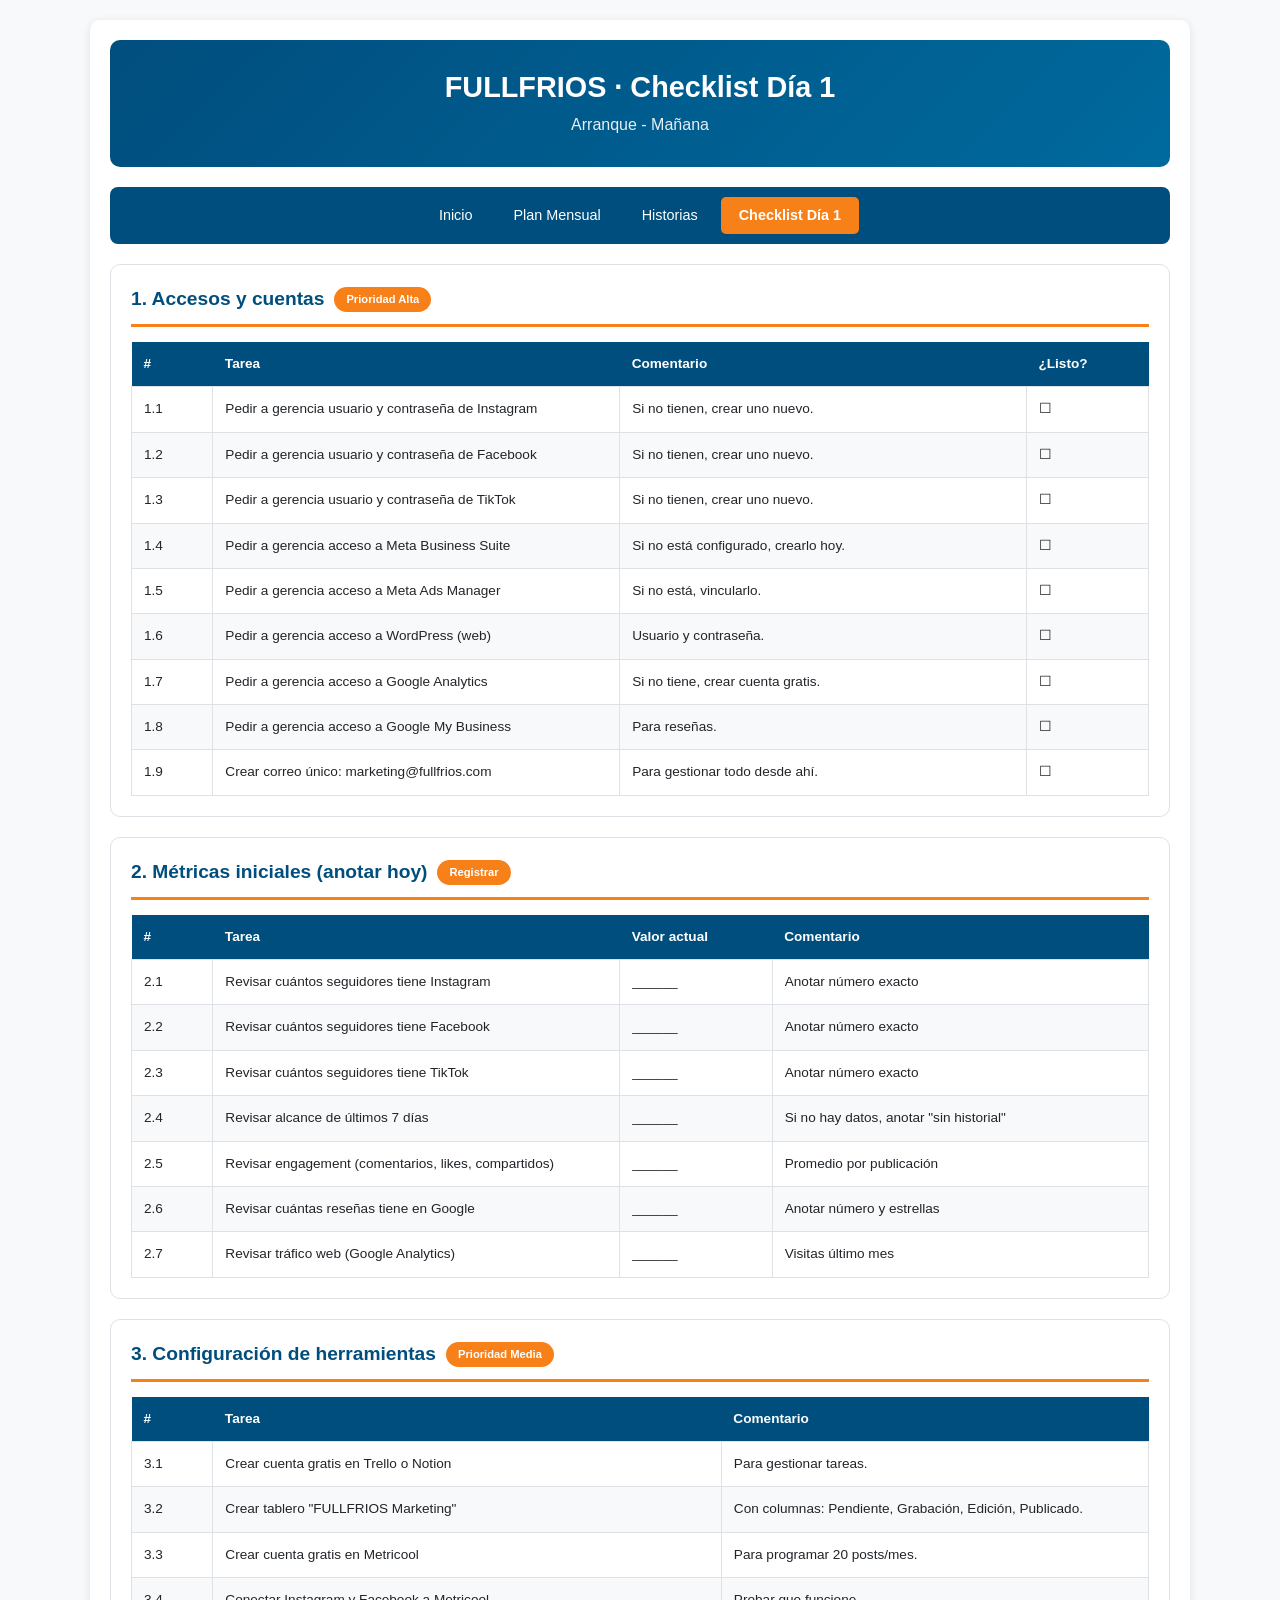
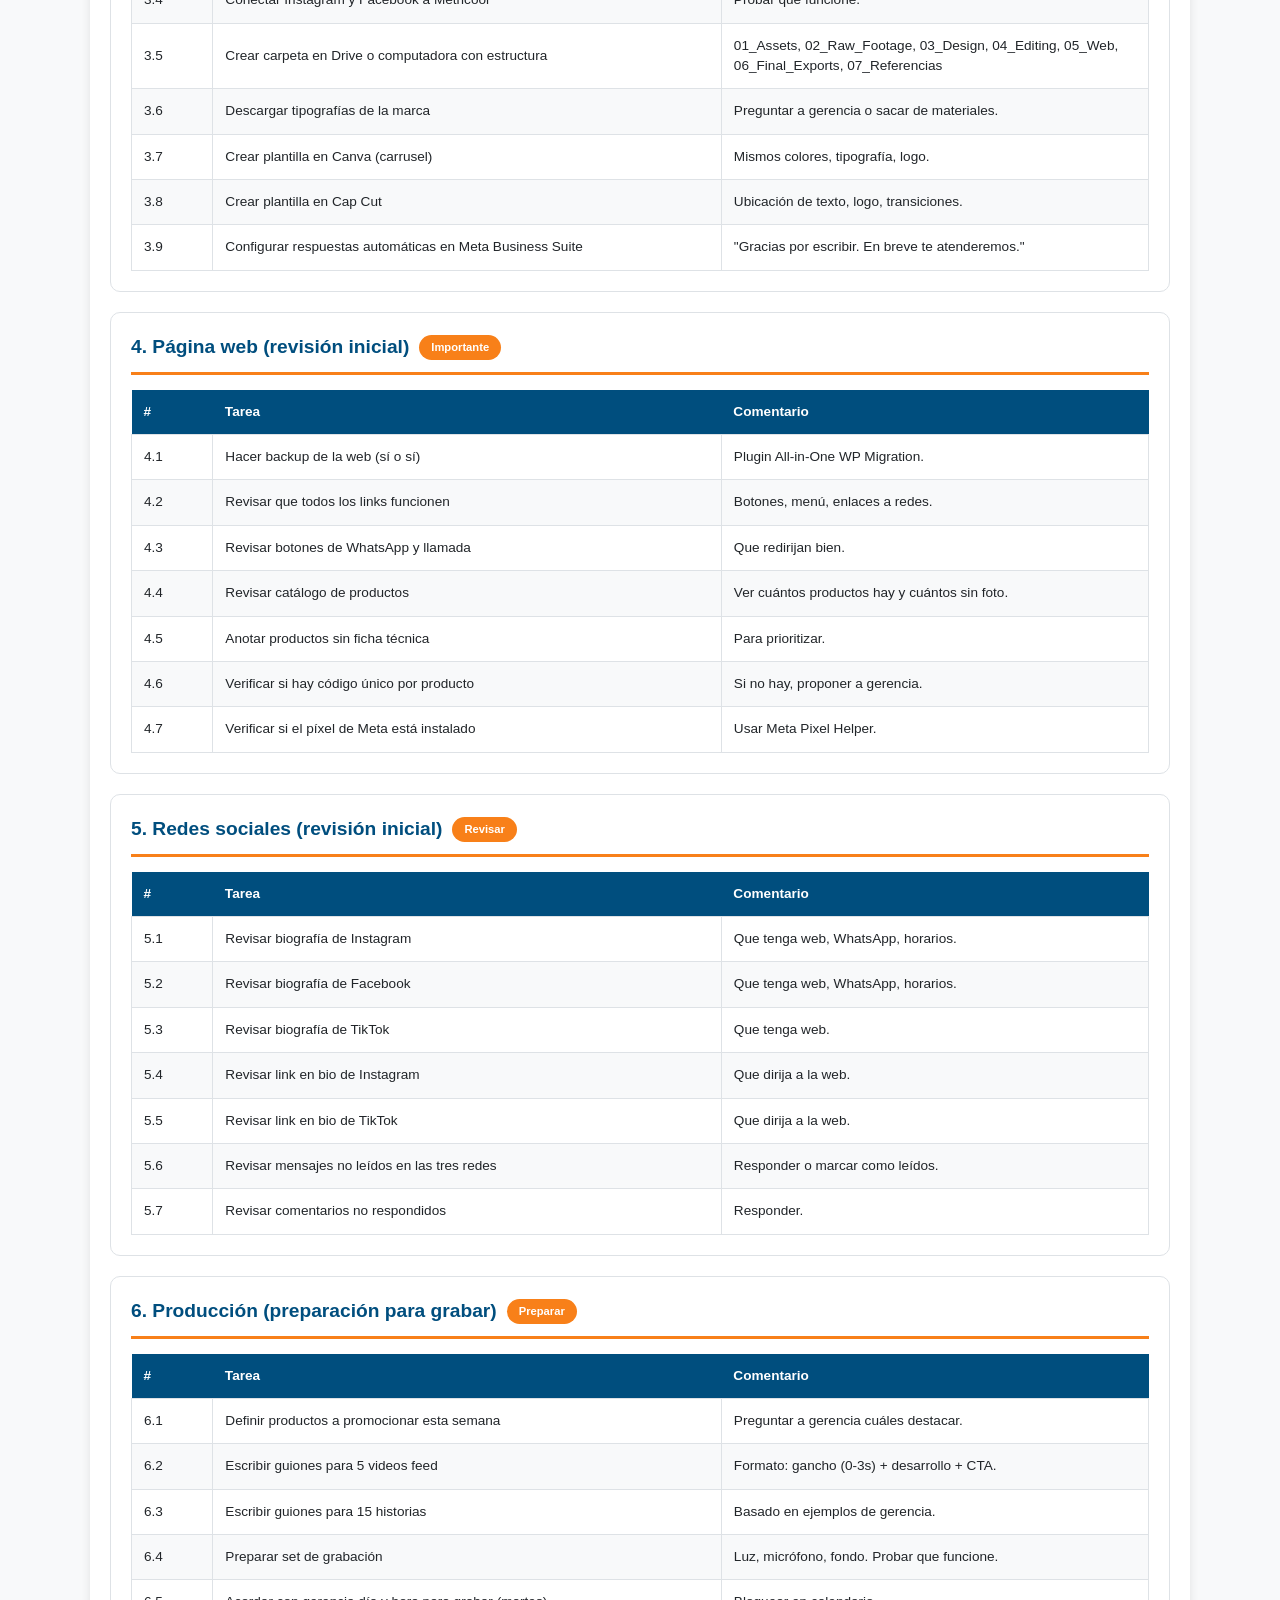
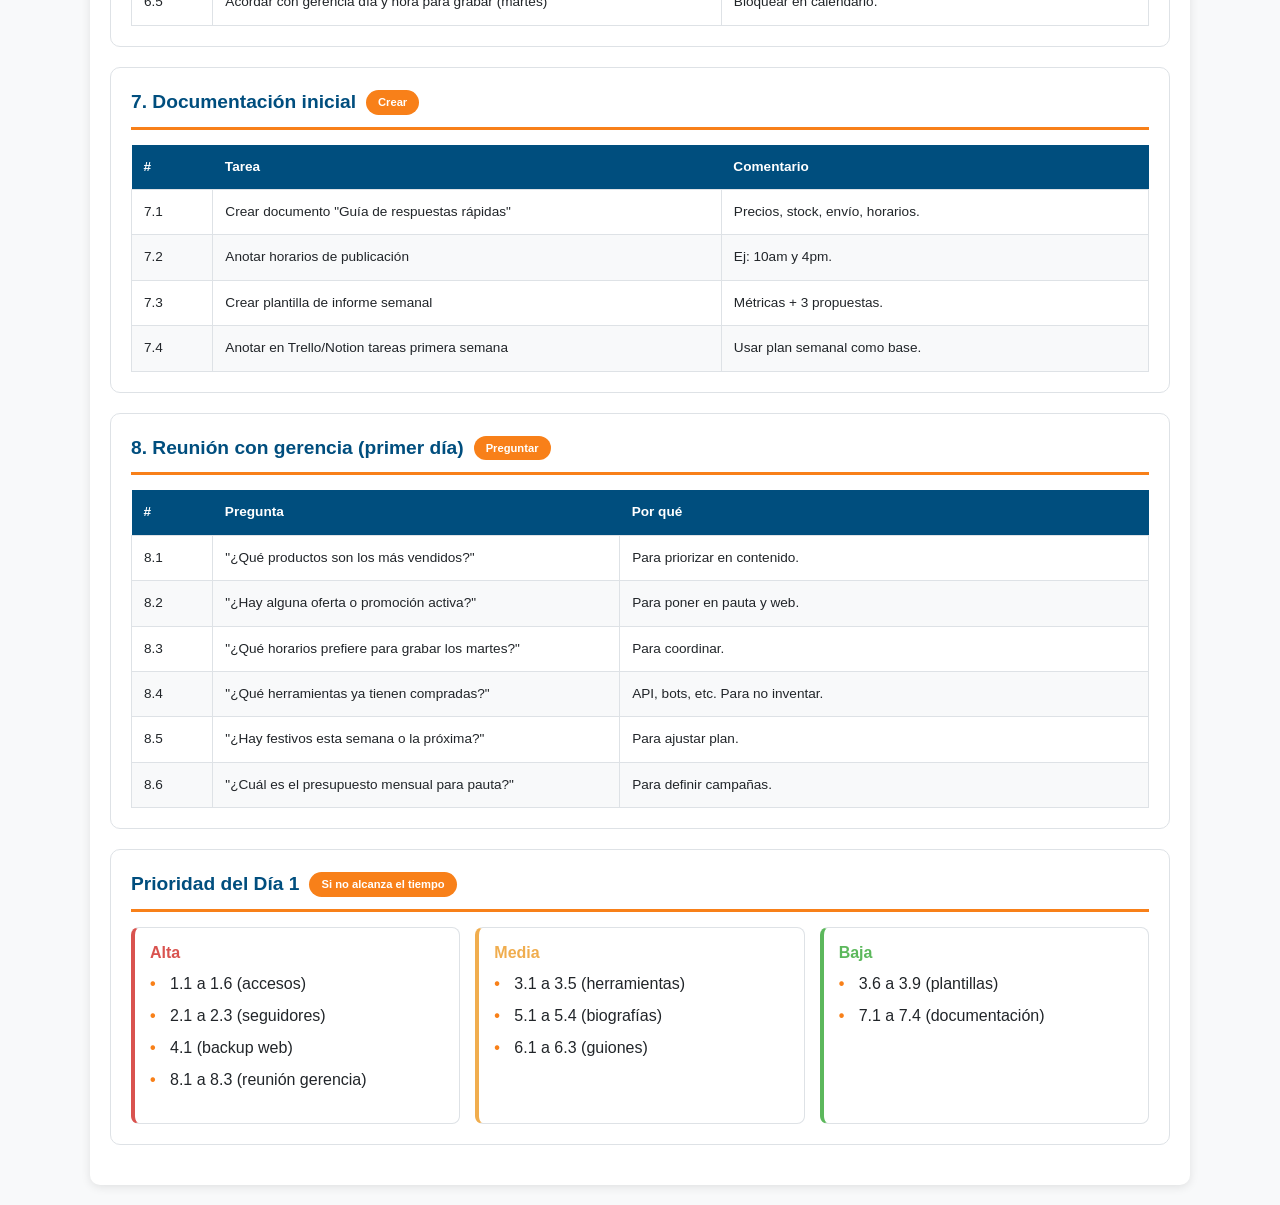
<file: fullfrios_checklist.html>
<!DOCTYPE html>
<html lang="es">
<head>
    <meta charset="UTF-8">
    <meta name="viewport" content="width=device-width, initial-scale=1.0">
    <link rel="stylesheet" href="css/bootstrap.min.css">
    <link rel="stylesheet" href="css/styles.css">
    <title>FULLFRIOS · Checklist</title>
</head>
<body>
<div class="container">
    <div class="header">
        <h1>FULLFRIOS · Checklist Día 1</h1>
        <p>Arranque - Mañana</p>
    </div>

    <div class="menu-navegacion">
        <a href="index.html">Inicio</a>
        <a href="fullfrios_plan.html">Plan Mensual</a>
        <a href="fullfrios_historias_mes_1.html">Historias</a>
        <a href="fullfrios_checklist.html" class="active">Checklist Día 1</a>
    </div>

    <!-- 1. ACCESOS Y CUENTAS -->
    <div class="section">
        <div class="section-title">
            <span>1. Accesos y cuentas</span>
            <span class="section-badge">Prioridad Alta</span>
        </div>

        <table class="roles-table">
            <thead>
                <tr><th style="width:8%">#</th><th style="width:40%">Tarea</th><th style="width:40%">Comentario</th><th style="width:12%">¿Listo?</th></tr>
            </thead>
            <tbody>
                <tr><td>1.1</td><td>Pedir a gerencia usuario y contraseña de Instagram</td><td>Si no tienen, crear uno nuevo.</td><td>☐</td></tr>
                <tr><td>1.2</td><td>Pedir a gerencia usuario y contraseña de Facebook</td><td>Si no tienen, crear uno nuevo.</td><td>☐</td></tr>
                <tr><td>1.3</td><td>Pedir a gerencia usuario y contraseña de TikTok</td><td>Si no tienen, crear uno nuevo.</td><td>☐</td></tr>
                <tr><td>1.4</td><td>Pedir a gerencia acceso a Meta Business Suite</td><td>Si no está configurado, crearlo hoy.</td><td>☐</td></tr>
                <tr><td>1.5</td><td>Pedir a gerencia acceso a Meta Ads Manager</td><td>Si no está, vincularlo.</td><td>☐</td></tr>
                <tr><td>1.6</td><td>Pedir a gerencia acceso a WordPress (web)</td><td>Usuario y contraseña.</td><td>☐</td></tr>
                <tr><td>1.7</td><td>Pedir a gerencia acceso a Google Analytics</td><td>Si no tiene, crear cuenta gratis.</td><td>☐</td></tr>
                <tr><td>1.8</td><td>Pedir a gerencia acceso a Google My Business</td><td>Para reseñas.</td><td>☐</td></tr>
                <tr><td>1.9</td><td>Crear correo único: marketing@fullfrios.com</td><td>Para gestionar todo desde ahí.</td><td>☐</td></tr>
            </tbody>
        </table>
    </div>

    <!-- 2. MÉTRICAS INICIALES -->
    <div class="section">
        <div class="section-title">
            <span>2. Métricas iniciales (anotar hoy)</span>
            <span class="section-badge">Registrar</span>
        </div>

        <table class="roles-table">
            <thead>
                <tr><th style="width:8%">#</th><th style="width:40%">Tarea</th><th style="width:15%">Valor actual</th><th style="width:37%">Comentario</th></tr>
            </thead>
            <tbody>
                <tr><td>2.1</td><td>Revisar cuántos seguidores tiene Instagram</td><td>______</td><td>Anotar número exacto</td></tr>
                <tr><td>2.2</td><td>Revisar cuántos seguidores tiene Facebook</td><td>______</td><td>Anotar número exacto</td></tr>
                <tr><td>2.3</td><td>Revisar cuántos seguidores tiene TikTok</td><td>______</td><td>Anotar número exacto</td></tr>
                <tr><td>2.4</td><td>Revisar alcance de últimos 7 días</td><td>______</td><td>Si no hay datos, anotar "sin historial"</td></tr>
                <tr><td>2.5</td><td>Revisar engagement (comentarios, likes, compartidos)</td><td>______</td><td>Promedio por publicación</td></tr>
                <tr><td>2.6</td><td>Revisar cuántas reseñas tiene en Google</td><td>______</td><td>Anotar número y estrellas</td></tr>
                <tr><td>2.7</td><td>Revisar tráfico web (Google Analytics)</td><td>______</td><td>Visitas último mes</td></tr>
            </tbody>
        </table>
    </div>

    <!-- 3. CONFIGURACIÓN DE HERRAMIENTAS -->
    <div class="section">
        <div class="section-title">
            <span>3. Configuración de herramientas</span>
            <span class="section-badge">Prioridad Media</span>
        </div>

        <table class="roles-table">
            <thead>
                <tr><th style="width:8%">#</th><th style="width:50%">Tarea</th><th style="width:42%">Comentario</th></tr>
            </thead>
            <tbody>
                <tr><td>3.1</td><td>Crear cuenta gratis en Trello o Notion</td><td>Para gestionar tareas.</td></tr>
                <tr><td>3.2</td><td>Crear tablero "FULLFRIOS Marketing"</td><td>Con columnas: Pendiente, Grabación, Edición, Publicado.</td></tr>
                <tr><td>3.3</td><td>Crear cuenta gratis en Metricool</td><td>Para programar 20 posts/mes.</td></tr>
                <tr><td>3.4</td><td>Conectar Instagram y Facebook a Metricool</td><td>Probar que funcione.</td></tr>
                <tr><td>3.5</td><td>Crear carpeta en Drive o computadora con estructura</td><td>01_Assets, 02_Raw_Footage, 03_Design, 04_Editing, 05_Web, 06_Final_Exports, 07_Referencias</td></tr>
                <tr><td>3.6</td><td>Descargar tipografías de la marca</td><td>Preguntar a gerencia o sacar de materiales.</td></tr>
                <tr><td>3.7</td><td>Crear plantilla en Canva (carrusel)</td><td>Mismos colores, tipografía, logo.</td></tr>
                <tr><td>3.8</td><td>Crear plantilla en Cap Cut</td><td>Ubicación de texto, logo, transiciones.</td></tr>
                <tr><td>3.9</td><td>Configurar respuestas automáticas en Meta Business Suite</td><td>"Gracias por escribir. En breve te atenderemos."</td></tr>
            </tbody>
        </table>
    </div>

    <!-- 4. PÁGINA WEB -->
    <div class="section">
        <div class="section-title">
            <span>4. Página web (revisión inicial)</span>
            <span class="section-badge">Importante</span>
        </div>

        <table class="roles-table">
            <thead>
                <tr><th style="width:8%">#</th><th style="width:50%">Tarea</th><th style="width:42%">Comentario</th></tr>
            </thead>
            <tbody>
                <tr><td>4.1</td><td>Hacer backup de la web (sí o sí)</td><td>Plugin All-in-One WP Migration.</td></tr>
                <tr><td>4.2</td><td>Revisar que todos los links funcionen</td><td>Botones, menú, enlaces a redes.</td></tr>
                <tr><td>4.3</td><td>Revisar botones de WhatsApp y llamada</td><td>Que redirijan bien.</td></tr>
                <tr><td>4.4</td><td>Revisar catálogo de productos</td><td>Ver cuántos productos hay y cuántos sin foto.</td></tr>
                <tr><td>4.5</td><td>Anotar productos sin ficha técnica</td><td>Para prioritizar.</td></tr>
                <tr><td>4.6</td><td>Verificar si hay código único por producto</td><td>Si no hay, proponer a gerencia.</td></tr>
                <tr><td>4.7</td><td>Verificar si el píxel de Meta está instalado</td><td>Usar Meta Pixel Helper.</td></tr>
            </tbody>
        </table>
    </div>

    <!-- 5. REDES SOCIALES -->
    <div class="section">
        <div class="section-title">
            <span>5. Redes sociales (revisión inicial)</span>
            <span class="section-badge">Revisar</span>
        </div>

        <table class="roles-table">
            <thead>
                <tr><th style="width:8%">#</th><th style="width:50%">Tarea</th><th style="width:42%">Comentario</th></tr>
            </thead>
            <tbody>
                <tr><td>5.1</td><td>Revisar biografía de Instagram</td><td>Que tenga web, WhatsApp, horarios.</td></tr>
                <tr><td>5.2</td><td>Revisar biografía de Facebook</td><td>Que tenga web, WhatsApp, horarios.</td></tr>
                <tr><td>5.3</td><td>Revisar biografía de TikTok</td><td>Que tenga web.</td></tr>
                <tr><td>5.4</td><td>Revisar link en bio de Instagram</td><td>Que dirija a la web.</td></tr>
                <tr><td>5.5</td><td>Revisar link en bio de TikTok</td><td>Que dirija a la web.</td></tr>
                <tr><td>5.6</td><td>Revisar mensajes no leídos en las tres redes</td><td>Responder o marcar como leídos.</td></tr>
                <tr><td>5.7</td><td>Revisar comentarios no respondidos</td><td>Responder.</td></tr>
            </tbody>
        </table>
    </div>

    <!-- 6. PRODUCCIÓN -->
    <div class="section">
        <div class="section-title">
            <span>6. Producción (preparación para grabar)</span>
            <span class="section-badge">Preparar</span>
        </div>

        <table class="roles-table">
            <thead>
                <tr><th style="width:8%">#</th><th style="width:50%">Tarea</th><th style="width:42%">Comentario</th></tr>
            </thead>
            <tbody>
                <tr><td>6.1</td><td>Definir productos a promocionar esta semana</td><td>Preguntar a gerencia cuáles destacar.</td></tr>
                <tr><td>6.2</td><td>Escribir guiones para 5 videos feed</td><td>Formato: gancho (0-3s) + desarrollo + CTA.</td></tr>
                <tr><td>6.3</td><td>Escribir guiones para 15 historias</td><td>Basado en ejemplos de gerencia.</td></tr>
                <tr><td>6.4</td><td>Preparar set de grabación</td><td>Luz, micrófono, fondo. Probar que funcione.</td></tr>
                <tr><td>6.5</td><td>Acordar con gerencia día y hora para grabar (martes)</td><td>Bloquear en calendario.</td></tr>
            </tbody>
        </table>
    </div>

    <!-- 7. DOCUMENTACIÓN -->
    <div class="section">
        <div class="section-title">
            <span>7. Documentación inicial</span>
            <span class="section-badge">Crear</span>
        </div>

        <table class="roles-table">
            <thead>
                <tr><th style="width:8%">#</th><th style="width:50%">Tarea</th><th style="width:42%">Comentario</th></tr>
            </thead>
            <tbody>
                <tr><td>7.1</td><td>Crear documento "Guía de respuestas rápidas"</td><td>Precios, stock, envío, horarios.</td></tr>
                <tr><td>7.2</td><td>Anotar horarios de publicación</td><td>Ej: 10am y 4pm.</td></tr>
                <tr><td>7.3</td><td>Crear plantilla de informe semanal</td><td>Métricas + 3 propuestas.</td></tr>
                <tr><td>7.4</td><td>Anotar en Trello/Notion tareas primera semana</td><td>Usar plan semanal como base.</td></tr>
            </tbody>
        </table>
    </div>

    <!-- 8. REUNIÓN CON GERENCIA -->
    <div class="section">
        <div class="section-title">
            <span>8. Reunión con gerencia (primer día)</span>
            <span class="section-badge">Preguntar</span>
        </div>

        <table class="roles-table">
            <thead>
                <tr><th style="width:8%">#</th><th style="width:40%">Pregunta</th><th style="width:52%">Por qué</th></tr>
            </thead>
            <tbody>
                <tr><td>8.1</td><td>"¿Qué productos son los más vendidos?"</td><td>Para priorizar en contenido.</td></tr>
                <tr><td>8.2</td><td>"¿Hay alguna oferta o promoción activa?"</td><td>Para poner en pauta y web.</td></tr>
                <tr><td>8.3</td><td>"¿Qué horarios prefiere para grabar los martes?"</td><td>Para coordinar.</td></tr>
                <tr><td>8.4</td><td>"¿Qué herramientas ya tienen compradas?"</td><td>API, bots, etc. Para no inventar.</td></tr>
                <tr><td>8.5</td><td>"¿Hay festivos esta semana o la próxima?"</td><td>Para ajustar plan.</td></tr>
                <tr><td>8.6</td><td>"¿Cuál es el presupuesto mensual para pauta?"</td><td>Para definir campañas.</td></tr>
            </tbody>
        </table>
    </div>

    <!-- PRIORIDAD DEL DÍA 1 -->
    <div class="section">
        <div class="section-title">
            <span>Prioridad del Día 1</span>
            <span class="section-badge">Si no alcanza el tiempo</span>
        </div>

        <div class="grid-3">
            <div class="category-card" style="border-left-color:#d9534f;">
                <h3 style="color:#d9534f;">Alta</h3>
                <ul class="task-list">
                    <li>1.1 a 1.6 (accesos)</li>
                    <li>2.1 a 2.3 (seguidores)</li>
                    <li>4.1 (backup web)</li>
                    <li>8.1 a 8.3 (reunión gerencia)</li>
                </ul>
            </div>
            <div class="category-card" style="border-left-color:#f0ad4e;">
                <h3 style="color:#f0ad4e;">Media</h3>
                <ul class="task-list">
                    <li>3.1 a 3.5 (herramientas)</li>
                    <li>5.1 a 5.4 (biografías)</li>
                    <li>6.1 a 6.3 (guiones)</li>
                </ul>
            </div>
            <div class="category-card" style="border-left-color:#5cb85c;">
                <h3 style="color:#5cb85c;">Baja</h3>
                <ul class="task-list">
                    <li>3.6 a 3.9 (plantillas)</li>
                    <li>7.1 a 7.4 (documentación)</li>
                </ul>
            </div>
        </div>
    </div>
</div>
</body>
</html>
</file>
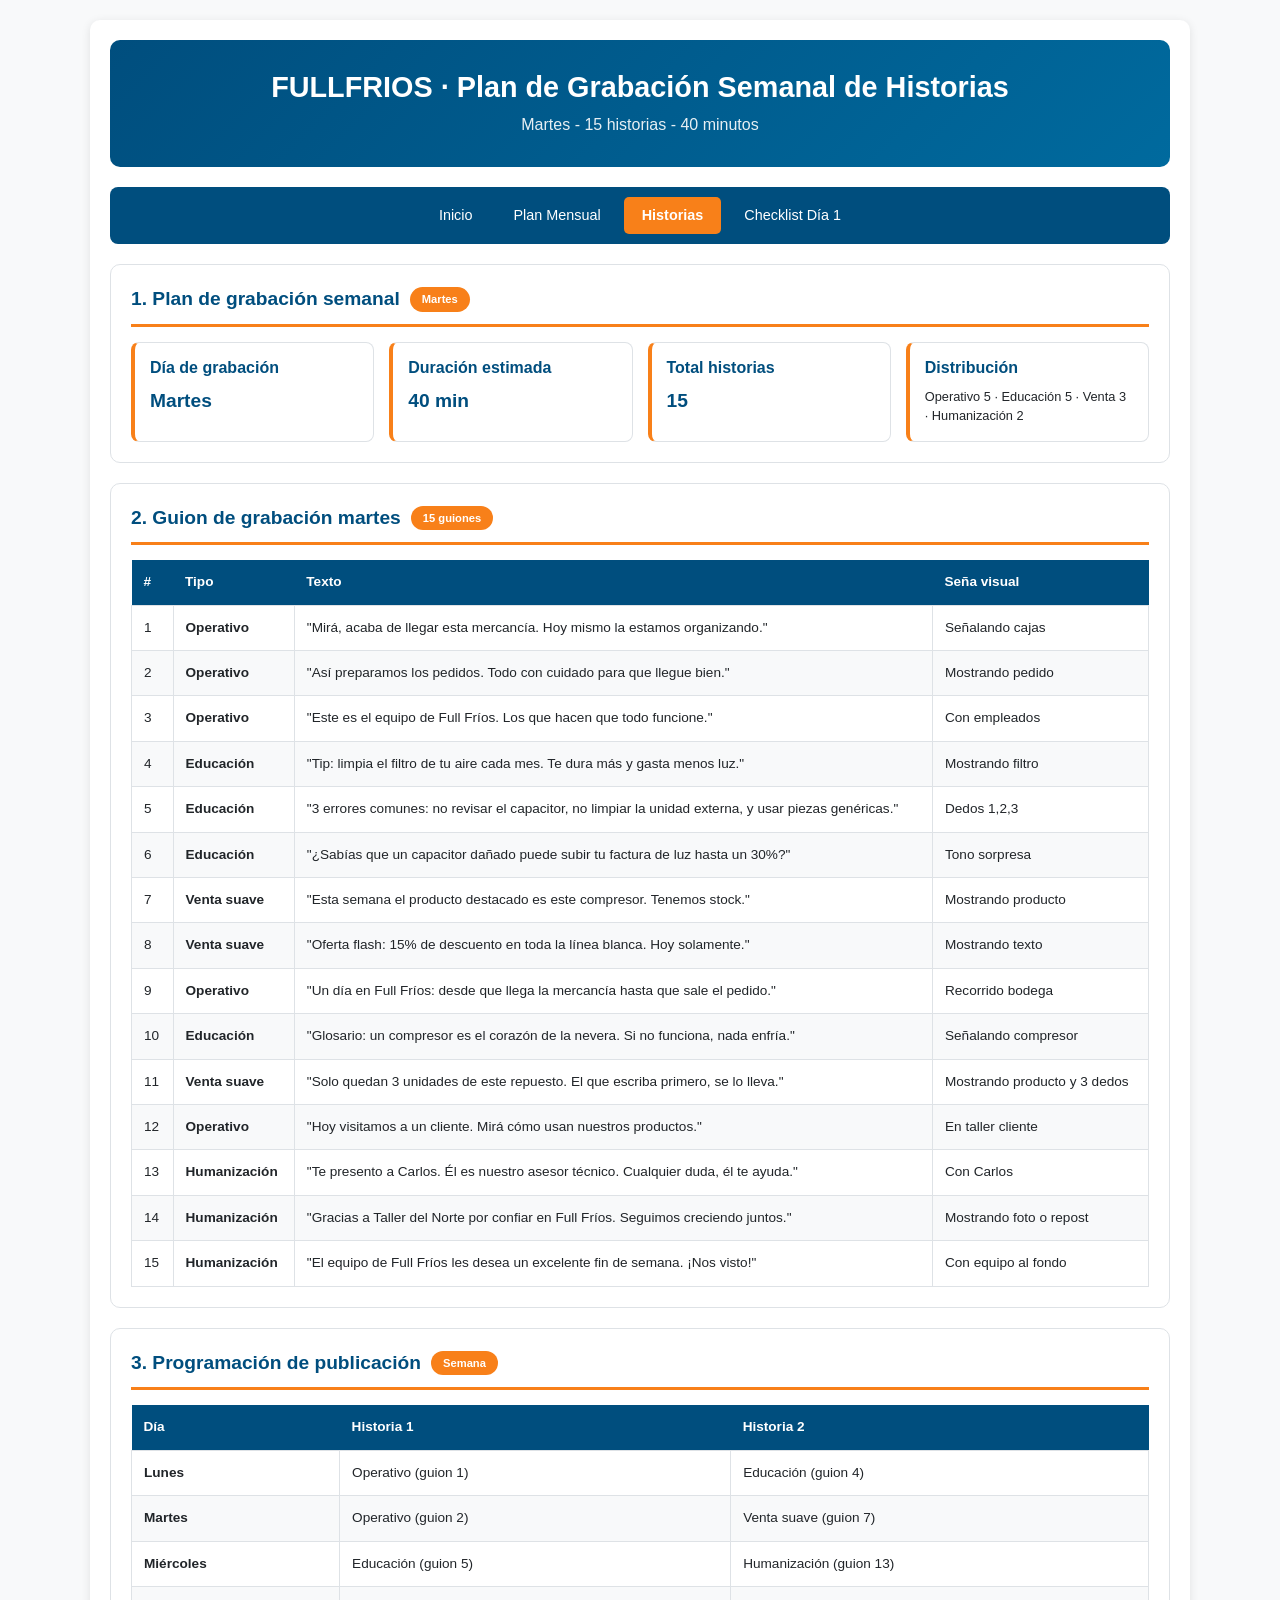
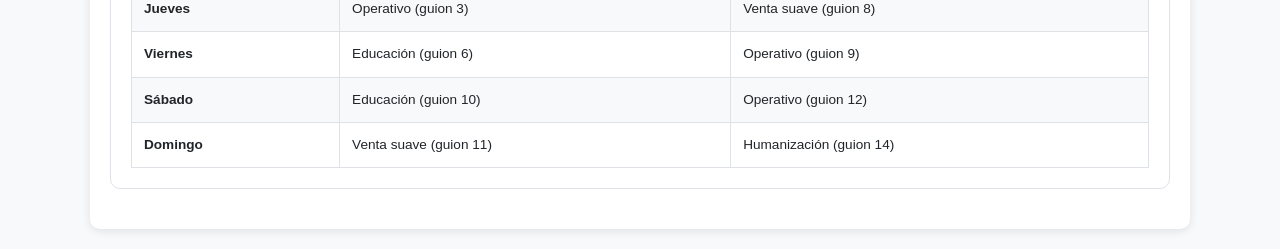
<file: fullfrios_historias_mes_1.html>
<!DOCTYPE html>
<html lang="es">
<head>
    <meta charset="UTF-8">
    <meta name="viewport" content="width=device-width, initial-scale=1.0">
    <link rel="stylesheet" href="css/bootstrap.min.css">
    <link rel="stylesheet" href="css/styles.css">
    <title>FULLFRIOS · Historias</title>
</head>
<body>
<div class="container">
    <div class="header">
        <h1>FULLFRIOS · Plan de Grabación Semanal de Historias</h1>
        <p>Martes - 15 historias - 40 minutos</p>
    </div>

    <div class="menu-navegacion">
        <a href="index.html">Inicio</a>
        <a href="fullfrios_plan.html">Plan Mensual</a>
        <a href="fullfrios_historias_mes_1.html" class="active">Historias</a>
        <a href="fullfrios_checklist.html">Checklist Día 1</a>
    </div>

    <!-- PLAN DE GRABACIÓN -->
    <div class="section">
        <div class="section-title">
            <span>1. Plan de grabación semanal</span>
            <span class="section-badge">Martes</span>
        </div>
        <div class="grid-4">
            <div class="category-card">
                <h3>Día de grabación</h3>
                <div style="font-size:1.2rem; font-weight:700; color:var(--primary);">Martes</div>
            </div>
            <div class="category-card">
                <h3>Duración estimada</h3>
                <div style="font-size:1.2rem; font-weight:700; color:var(--primary);">40 min</div>
            </div>
            <div class="category-card">
                <h3>Total historias</h3>
                <div style="font-size:1.2rem; font-weight:700; color:var(--primary);">15</div>
            </div>
            <div class="category-card">
                <h3>Distribución</h3>
                <div style="font-size:0.8rem;">Operativo 5 · Educación 5 · Venta 3 · Humanización 2</div>
            </div>
        </div>
    </div>

    <!-- GUION DE GRABACIÓN MARTES -->
    <div class="section">
        <div class="section-title">
            <span>2. Guion de grabación martes</span>
            <span class="section-badge">15 guiones</span>
        </div>

        <table class="roles-table">
            <thead>
                <tr><th>#</th><th>Tipo</th><th>Texto</th><th>Seña visual</th></tr>
            </thead>
            <tbody>
                <tr><td>1</td><td><strong>Operativo</strong></td><td>"Mirá, acaba de llegar esta mercancía. Hoy mismo la estamos organizando."</td><td>Señalando cajas</td></tr>
                <tr><td>2</td><td><strong>Operativo</strong></td><td>"Así preparamos los pedidos. Todo con cuidado para que llegue bien."</td><td>Mostrando pedido</td></tr>
                <tr><td>3</td><td><strong>Operativo</strong></td><td>"Este es el equipo de Full Fríos. Los que hacen que todo funcione."</td><td>Con empleados</td></tr>
                <tr><td>4</td><td><strong>Educación</strong></td><td>"Tip: limpia el filtro de tu aire cada mes. Te dura más y gasta menos luz."</td><td>Mostrando filtro</td></tr>
                <tr><td>5</td><td><strong>Educación</strong></td><td>"3 errores comunes: no revisar el capacitor, no limpiar la unidad externa, y usar piezas genéricas."</td><td>Dedos 1,2,3</td></tr>
                <tr><td>6</td><td><strong>Educación</strong></td><td>"¿Sabías que un capacitor dañado puede subir tu factura de luz hasta un 30%?"</td><td>Tono sorpresa</td></tr>
                <tr><td>7</td><td><strong>Venta suave</strong></td><td>"Esta semana el producto destacado es este compresor. Tenemos stock."</td><td>Mostrando producto</td></tr>
                <tr><td>8</td><td><strong>Venta suave</strong></td><td>"Oferta flash: 15% de descuento en toda la línea blanca. Hoy solamente."</td><td>Mostrando texto</td></tr>
                <tr><td>9</td><td><strong>Operativo</strong></td><td>"Un día en Full Fríos: desde que llega la mercancía hasta que sale el pedido."</td><td>Recorrido bodega</td></tr>
                <tr><td>10</td><td><strong>Educación</strong></td><td>"Glosario: un compresor es el corazón de la nevera. Si no funciona, nada enfría."</td><td>Señalando compresor</td></tr>
                <tr><td>11</td><td><strong>Venta suave</strong></td><td>"Solo quedan 3 unidades de este repuesto. El que escriba primero, se lo lleva."</td><td>Mostrando producto y 3 dedos</td></tr>
                <tr><td>12</td><td><strong>Operativo</strong></td><td>"Hoy visitamos a un cliente. Mirá cómo usan nuestros productos."</td><td>En taller cliente</td></tr>
                <tr><td>13</td><td><strong>Humanización</strong></td><td>"Te presento a Carlos. Él es nuestro asesor técnico. Cualquier duda, él te ayuda."</td><td>Con Carlos</td></tr>
                <tr><td>14</td><td><strong>Humanización</strong></td><td>"Gracias a Taller del Norte por confiar en Full Fríos. Seguimos creciendo juntos."</td><td>Mostrando foto o repost</td></tr>
                <tr><td>15</td><td><strong>Humanización</strong></td><td>"El equipo de Full Fríos les desea un excelente fin de semana. ¡Nos visto!"</td><td>Con equipo al fondo</td></tr>
            </tbody>
        </table>
    </div>

    <!-- PROGRAMACIÓN DE PUBLICACIÓN -->
    <div class="section">
        <div class="section-title">
            <span>3. Programación de publicación</span>
            <span class="section-badge">Semana</span>
        </div>

        <table class="roles-table">
            <thead>
                <tr><th>Día</th><th>Historia 1</th><th>Historia 2</th></tr>
            </thead>
            <tbody>
                <tr><td><strong>Lunes</strong></td><td>Operativo (guion 1)</td><td>Educación (guion 4)</td></tr>
                <tr><td><strong>Martes</strong></td><td>Operativo (guion 2)</td><td>Venta suave (guion 7)</td></tr>
                <tr><td><strong>Miércoles</strong></td><td>Educación (guion 5)</td><td>Humanización (guion 13)</td></tr>
                <tr><td><strong>Jueves</strong></td><td>Operativo (guion 3)</td><td>Venta suave (guion 8)</td></tr>
                <tr><td><strong>Viernes</strong></td><td>Educación (guion 6)</td><td>Operativo (guion 9)</td></tr>
                <tr><td><strong>Sábado</strong></td><td>Educación (guion 10)</td><td>Operativo (guion 12)</td></tr>
                <tr><td><strong>Domingo</strong></td><td>Venta suave (guion 11)</td><td>Humanización (guion 14)</td></tr>
            </tbody>
        </table>
    </div>
</div>
</body>
</html>
</file>
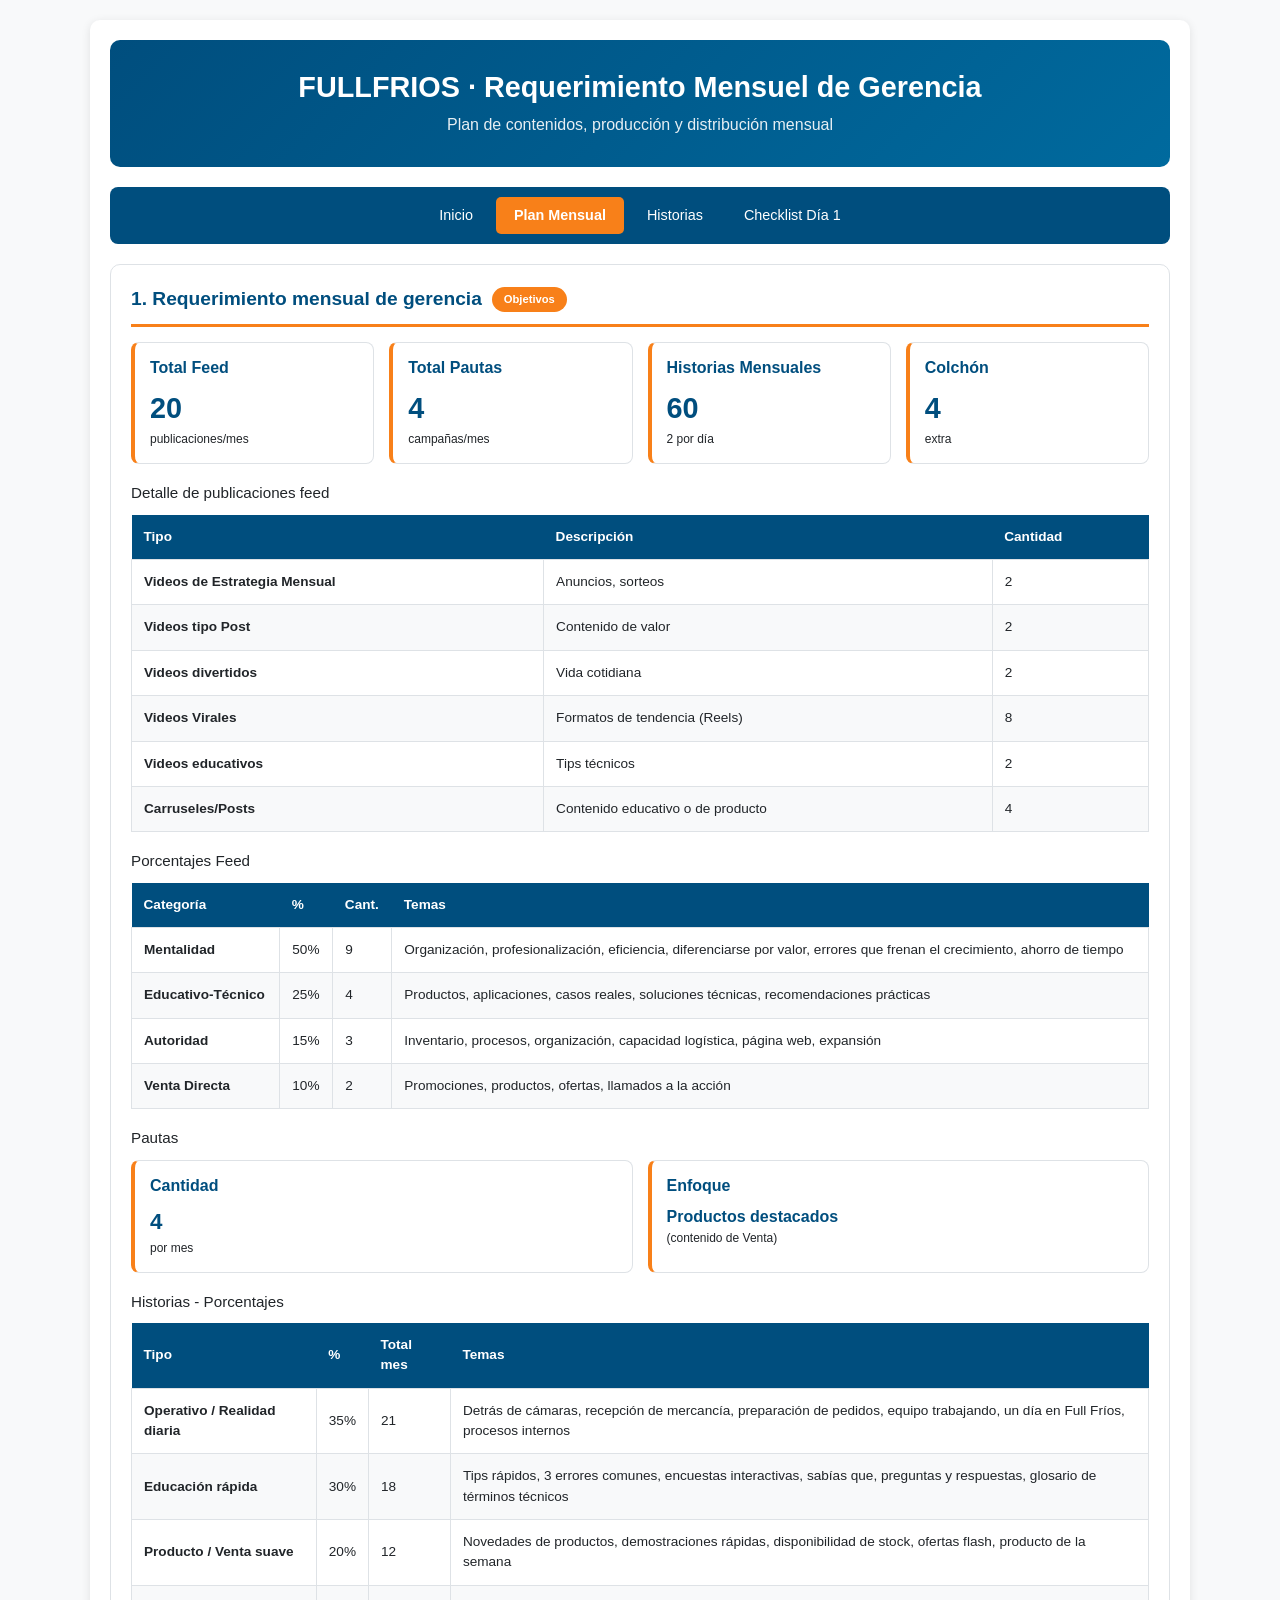
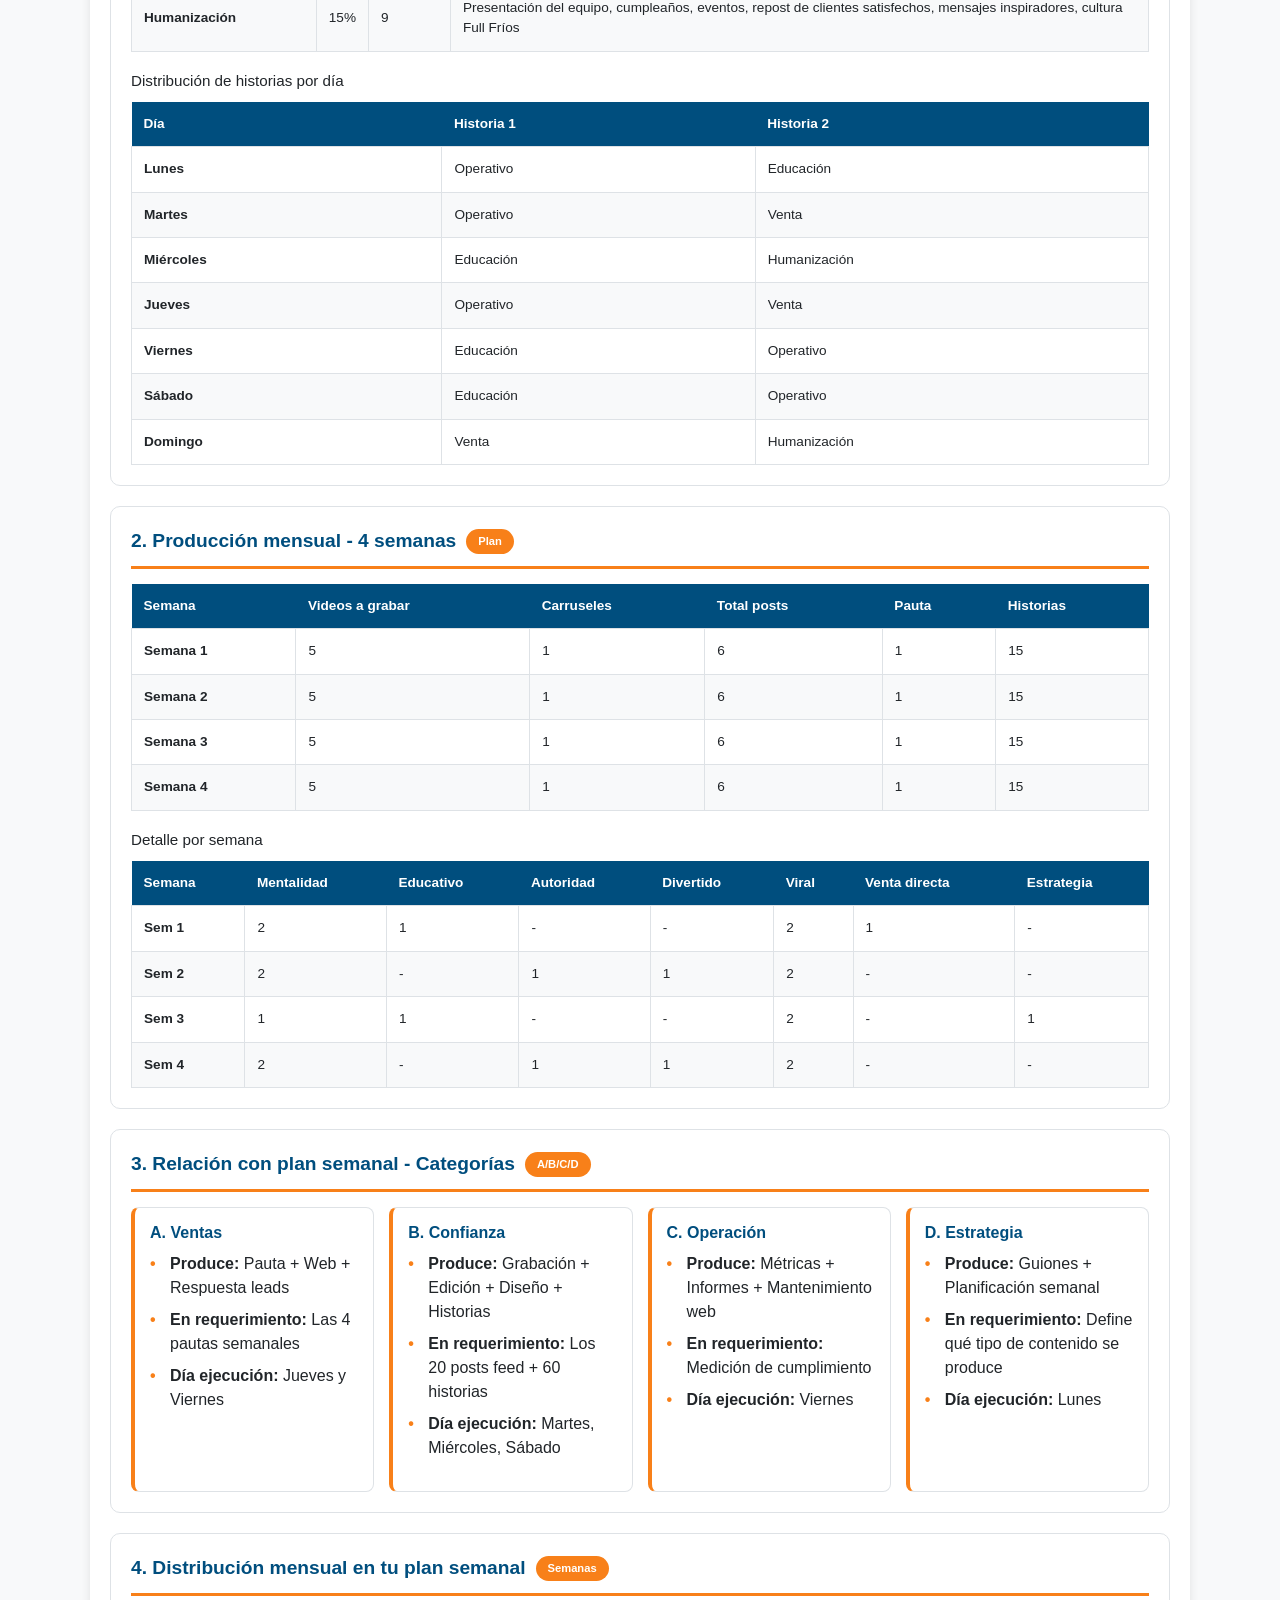
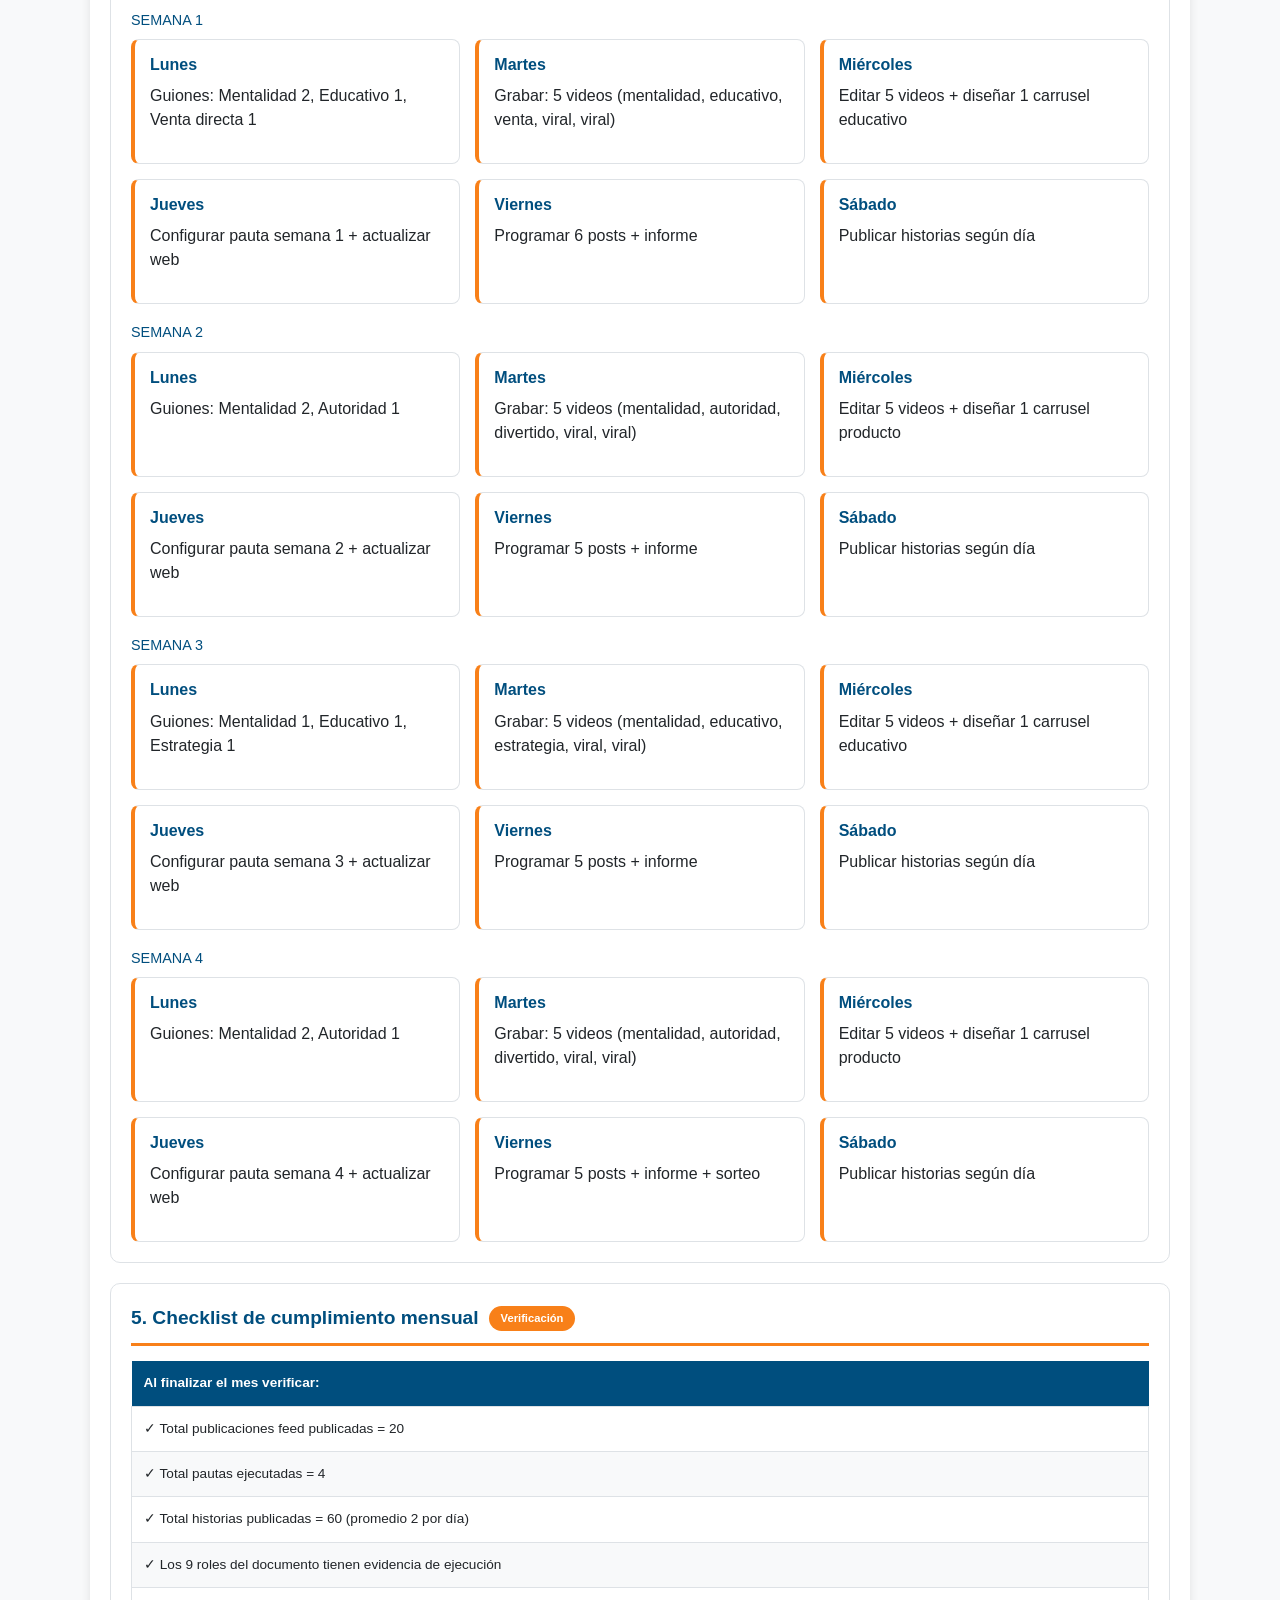
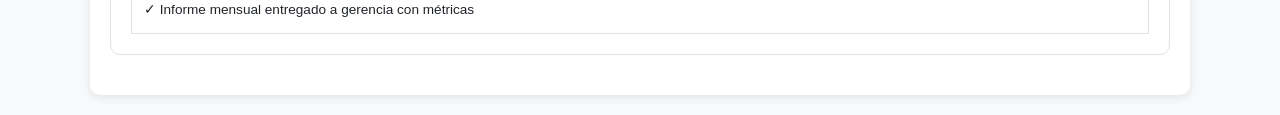
<file: fullfrios_plan.html>
<!DOCTYPE html>
<html lang="es">
<head>
    <meta charset="UTF-8">
    <meta name="viewport" content="width=device-width, initial-scale=1.0">
    <link rel="stylesheet" href="css/bootstrap.min.css">
    <link rel="stylesheet" href="css/styles.css">
    <title>FULLFRIOS · Plan Mensual</title>
</head>
<body>
<div class="container">
    <div class="header">
        <h1>FULLFRIOS · Requerimiento Mensuel de Gerencia</h1>
        <p>Plan de contenidos, producción y distribución mensual</p>
    </div>

    <div class="menu-navegacion">
        <a href="index.html">Inicio</a>
        <a href="fullfrios_plan.html" class="active">Plan Mensual</a>
        <a href="fullfrios_historias_mes_1.html">Historias</a>
        <a href="fullfrios_checklist.html">Checklist Día 1</a>
    </div>

    <!-- REQUERIMIENTO MENSUAL DE GERENCIA -->
    <div class="section">
        <div class="section-title">
            <span>1. Requerimiento mensual de gerencia</span>
            <span class="section-badge">Objetivos</span>
        </div>

        <div class="grid-4">
            <div class="category-card">
                <h3>Total Feed</h3>
                <div style="font-size:1.8rem; font-weight:700; color:var(--primary);">20</div>
                <div style="font-size:0.75rem; color:var(--gray-subtle);">publicaciones/mes</div>
            </div>
            <div class="category-card">
                <h3>Total Pautas</h3>
                <div style="font-size:1.8rem; font-weight:700; color:var(--primary);">4</div>
                <div style="font-size:0.75rem; color:var(--gray-subtle);">campañas/mes</div>
            </div>
            <div class="category-card">
                <h3>Historias Mensuales</h3>
                <div style="font-size:1.8rem; font-weight:700; color:var(--primary);">60</div>
                <div style="font-size:0.75rem; color:var(--gray-subtle);">2 por día</div>
            </div>
            <div class="category-card">
                <h3>Colchón</h3>
                <div style="font-size:1.8rem; font-weight:700; color:var(--primary);">4</div>
                <div style="font-size:0.75rem; color:var(--gray-subtle);">extra</div>
            </div>
        </div>

        <h3 style="margin:20px 0 12px 0; font-size:0.95rem;">Detalle de publicaciones feed</h3>
        <table class="roles-table">
            <thead>
                <tr><th>Tipo</th><th>Descripción</th><th>Cantidad</th></tr>
            </thead>
            <tbody>
                <tr><td><strong>Videos de Estrategia Mensual</strong></td><td>Anuncios, sorteos</td><td>2</td></tr>
                <tr><td><strong>Videos tipo Post</strong></td><td>Contenido de valor</td><td>2</td></tr>
                <tr><td><strong>Videos divertidos</strong></td><td>Vida cotidiana</td><td>2</td></tr>
                <tr><td><strong>Videos Virales</strong></td><td>Formatos de tendencia (Reels)</td><td>8</td></tr>
                <tr><td><strong>Videos educativos</strong></td><td>Tips técnicos</td><td>2</td></tr>
                <tr><td><strong>Carruseles/Posts</strong></td><td>Contenido educativo o de producto</td><td>4</td></tr>
            </tbody>
        </table>

        <h3 style="margin:20px 0 12px 0; font-size:0.95rem;">Porcentajes Feed</h3>
        <table class="roles-table">
            <thead>
                <tr><th>Categoría</th><th>%</th><th>Cant.</th><th>Temas</th></tr>
            </thead>
            <tbody>
                <tr><td><strong>Mentalidad</strong></td><td>50%</td><td>9</td><td>Organización, profesionalización, eficiencia, diferenciarse por valor, errores que frenan el crecimiento, ahorro de tiempo</td></tr>
                <tr><td><strong>Educativo-Técnico</strong></td><td>25%</td><td>4</td><td>Productos, aplicaciones, casos reales, soluciones técnicas, recomendaciones prácticas</td></tr>
                <tr><td><strong>Autoridad</strong></td><td>15%</td><td>3</td><td>Inventario, procesos, organización, capacidad logística, página web, expansión</td></tr>
                <tr><td><strong>Venta Directa</strong></td><td>10%</td><td>2</td><td>Promociones, productos, ofertas, llamados a la acción</td></tr>
            </tbody>
        </table>

        <h3 style="margin:20px 0 12px 0; font-size:0.95rem;">Pautas</h3>
        <div class="grid-2">
            <div class="category-card">
                <h3>Cantidad</h3>
                <div style="font-size:1.4rem; font-weight:700; color:var(--primary);">4</div>
                <div style="font-size:0.75rem; color:var(--gray-subtle);">por mes</div>
            </div>
            <div class="category-card">
                <h3>Enfoque</h3>
                <div style="font-size:1rem; font-weight:700; color:var(--primary);">Productos destacados</div>
                <div style="font-size:0.75rem; color:var(--gray-subtle);">(contenido de Venta)</div>
            </div>
        </div>

        <h3 style="margin:20px 0 12px 0; font-size:0.95rem;">Historias - Porcentajes</h3>
        <table class="roles-table">
            <thead>
                <tr><th>Tipo</th><th>%</th><th>Total mes</th><th>Temas</th></tr>
            </thead>
            <tbody>
                <tr><td><strong>Operativo / Realidad diaria</strong></td><td>35%</td><td>21</td><td>Detrás de cámaras, recepción de mercancía, preparación de pedidos, equipo trabajando, un día en Full Fríos, procesos internos</td></tr>
                <tr><td><strong>Educación rápida</strong></td><td>30%</td><td>18</td><td>Tips rápidos, 3 errores comunes, encuestas interactivas, sabías que, preguntas y respuestas, glosario de términos técnicos</td></tr>
                <tr><td><strong>Producto / Venta suave</strong></td><td>20%</td><td>12</td><td>Novedades de productos, demostraciones rápidas, disponibilidad de stock, ofertas flash, producto de la semana</td></tr>
                <tr><td><strong>Humanización</strong></td><td>15%</td><td>9</td><td>Presentación del equipo, cumpleaños, eventos, repost de clientes satisfechos, mensajes inspiradores, cultura Full Fríos</td></tr>
            </tbody>
        </table>

        <h3 style="margin:20px 0 12px 0; font-size:0.95rem;">Distribución de historias por día</h3>
        <table class="roles-table">
            <thead>
                <tr><th>Día</th><th>Historia 1</th><th>Historia 2</th></tr>
            </thead>
            <tbody>
                <tr><td><strong>Lunes</strong></td><td>Operativo</td><td>Educación</td></tr>
                <tr><td><strong>Martes</strong></td><td>Operativo</td><td>Venta</td></tr>
                <tr><td><strong>Miércoles</strong></td><td>Educación</td><td>Humanización</td></tr>
                <tr><td><strong>Jueves</strong></td><td>Operativo</td><td>Venta</td></tr>
                <tr><td><strong>Viernes</strong></td><td>Educación</td><td>Operativo</td></tr>
                <tr><td><strong>Sábado</strong></td><td>Educación</td><td>Operativo</td></tr>
                <tr><td><strong>Domingo</strong></td><td>Venta</td><td>Humanización</td></tr>
            </tbody>
        </table>
    </div>

    <!-- PRODUCCIÓN MENSUAL 4 SEMANAS -->
    <div class="section">
        <div class="section-title">
            <span>2. Producción mensual - 4 semanas</span>
            <span class="section-badge">Plan</span>
        </div>

        <table class="roles-table">
            <thead>
                <tr><th>Semana</th><th>Videos a grabar</th><th>Carruseles</th><th>Total posts</th><th>Pauta</th><th>Historias</th></tr>
            </thead>
            <tbody>
                <tr><td><strong>Semana 1</strong></td><td>5</td><td>1</td><td>6</td><td>1</td><td>15</td></tr>
                <tr><td><strong>Semana 2</strong></td><td>5</td><td>1</td><td>6</td><td>1</td><td>15</td></tr>
                <tr><td><strong>Semana 3</strong></td><td>5</td><td>1</td><td>6</td><td>1</td><td>15</td></tr>
                <tr><td><strong>Semana 4</strong></td><td>5</td><td>1</td><td>6</td><td>1</td><td>15</td></tr>
            </tbody>
        </table>

        <h3 style="margin:20px 0 12px 0; font-size:0.95rem;">Detalle por semana</h3>
        <table class="roles-table">
            <thead>
                <tr><th>Semana</th><th>Mentalidad</th><th>Educativo</th><th>Autoridad</th><th>Divertido</th><th>Viral</th><th>Venta directa</th><th>Estrategia</th></tr>
            </thead>
            <tbody>
                <tr><td><strong>Sem 1</strong></td><td>2</td><td>1</td><td>-</td><td>-</td><td>2</td><td>1</td><td>-</td></tr>
                <tr><td><strong>Sem 2</strong></td><td>2</td><td>-</td><td>1</td><td>1</td><td>2</td><td>-</td><td>-</td></tr>
                <tr><td><strong>Sem 3</strong></td><td>1</td><td>1</td><td>-</td><td>-</td><td>2</td><td>-</td><td>1</td></tr>
                <tr><td><strong>Sem 4</strong></td><td>2</td><td>-</td><td>1</td><td>1</td><td>2</td><td>-</td><td>-</td></tr>
            </tbody>
        </table>
    </div>

    <!-- RELACIÓN CON PLAN SEMANAL - CATEGORÍAS -->
    <div class="section">
        <div class="section-title">
            <span>3. Relación con plan semanal - Categorías</span>
            <span class="section-badge">A/B/C/D</span>
        </div>

        <div class="grid-4">
            <div class="category-card">
                <h3>A. Ventas</h3>
                <ul class="task-list">
                    <li><strong>Produce:</strong> Pauta + Web + Respuesta leads</li>
                    <li><strong>En requerimiento:</strong> Las 4 pautas semanales</li>
                    <li><strong>Día ejecución:</strong> Jueves y Viernes</li>
                </ul>
            </div>
            <div class="category-card">
                <h3>B. Confianza</h3>
                <ul class="task-list">
                    <li><strong>Produce:</strong> Grabación + Edición + Diseño + Historias</li>
                    <li><strong>En requerimiento:</strong> Los 20 posts feed + 60 historias</li>
                    <li><strong>Día ejecución:</strong> Martes, Miércoles, Sábado</li>
                </ul>
            </div>
            <div class="category-card">
                <h3>C. Operación</h3>
                <ul class="task-list">
                    <li><strong>Produce:</strong> Métricas + Informes + Mantenimiento web</li>
                    <li><strong>En requerimiento:</strong> Medición de cumplimiento</li>
                    <li><strong>Día ejecución:</strong> Viernes</li>
                </ul>
            </div>
            <div class="category-card">
                <h3>D. Estrategia</h3>
                <ul class="task-list">
                    <li><strong>Produce:</strong> Guiones + Planificación semanal</li>
                    <li><strong>En requerimiento:</strong> Define qué tipo de contenido se produce</li>
                    <li><strong>Día ejecución:</strong> Lunes</li>
                </ul>
            </div>
        </div>
    </div>

    <!-- DISTRIBUCIÓN MENSUAL EN PLAN SEMANAL -->
    <div class="section">
        <div class="section-title">
            <span>4. Distribución mensual en tu plan semanal</span>
            <span class="section-badge">Semanas</span>
        </div>

        <h3 style="margin:16px 0 10px 0; font-size:0.9rem; color:var(--primary);">SEMANA 1</h3>
        <div class="grid-3">
            <div class="category-card"><h3>Lunes</h3><p>Guiones: Mentalidad 2, Educativo 1, Venta directa 1</p></div>
            <div class="category-card"><h3>Martes</h3><p>Grabar: 5 videos (mentalidad, educativo, venta, viral, viral)</p></div>
            <div class="category-card"><h3>Miércoles</h3><p>Editar 5 videos + diseñar 1 carrusel educativo</p></div>
            <div class="category-card"><h3>Jueves</h3><p>Configurar pauta semana 1 + actualizar web</p></div>
            <div class="category-card"><h3>Viernes</h3><p>Programar 6 posts + informe</p></div>
            <div class="category-card"><h3>Sábado</h3><p>Publicar historias según día</p></div>
        </div>

        <h3 style="margin:20px 0 10px 0; font-size:0.9rem; color:var(--primary);">SEMANA 2</h3>
        <div class="grid-3">
            <div class="category-card"><h3>Lunes</h3><p>Guiones: Mentalidad 2, Autoridad 1</p></div>
            <div class="category-card"><h3>Martes</h3><p>Grabar: 5 videos (mentalidad, autoridad, divertido, viral, viral)</p></div>
            <div class="category-card"><h3>Miércoles</h3><p>Editar 5 videos + diseñar 1 carrusel producto</p></div>
            <div class="category-card"><h3>Jueves</h3><p>Configurar pauta semana 2 + actualizar web</p></div>
            <div class="category-card"><h3>Viernes</h3><p>Programar 5 posts + informe</p></div>
            <div class="category-card"><h3>Sábado</h3><p>Publicar historias según día</p></div>
        </div>

        <h3 style="margin:20px 0 10px 0; font-size:0.9rem; color:var(--primary);">SEMANA 3</h3>
        <div class="grid-3">
            <div class="category-card"><h3>Lunes</h3><p>Guiones: Mentalidad 1, Educativo 1, Estrategia 1</p></div>
            <div class="category-card"><h3>Martes</h3><p>Grabar: 5 videos (mentalidad, educativo, estrategia, viral, viral)</p></div>
            <div class="category-card"><h3>Miércoles</h3><p>Editar 5 videos + diseñar 1 carrusel educativo</p></div>
            <div class="category-card"><h3>Jueves</h3><p>Configurar pauta semana 3 + actualizar web</p></div>
            <div class="category-card"><h3>Viernes</h3><p>Programar 5 posts + informe</p></div>
            <div class="category-card"><h3>Sábado</h3><p>Publicar historias según día</p></div>
        </div>

        <h3 style="margin:20px 0 10px 0; font-size:0.9rem; color:var(--primary);">SEMANA 4</h3>
        <div class="grid-3">
            <div class="category-card"><h3>Lunes</h3><p>Guiones: Mentalidad 2, Autoridad 1</p></div>
            <div class="category-card"><h3>Martes</h3><p>Grabar: 5 videos (mentalidad, autoridad, divertido, viral, viral)</p></div>
            <div class="category-card"><h3>Miércoles</h3><p>Editar 5 videos + diseñar 1 carrusel producto</p></div>
            <div class="category-card"><h3>Jueves</h3><p>Configurar pauta semana 4 + actualizar web</p></div>
            <div class="category-card"><h3>Viernes</h3><p>Programar 5 posts + informe + sorteo</p></div>
            <div class="category-card"><h3>Sábado</h3><p>Publicar historias según día</p></div>
        </div>
    </div>

    <!-- CHECKLIST CUMPLIMIENTO MENSUAL -->
    <div class="section">
        <div class="section-title">
            <span>5. Checklist de cumplimiento mensual</span>
            <span class="section-badge">Verificación</span>
        </div>

        <table class="roles-table">
            <thead>
                <tr><th>Al finalizar el mes verificar:</th></tr>
            </thead>
            <tbody>
                <tr><td>✓ Total publicaciones feed publicadas = 20</td></tr>
                <tr><td>✓ Total pautas ejecutadas = 4</td></tr>
                <tr><td>✓ Total historias publicadas = 60 (promedio 2 por día)</td></tr>
                <tr><td>✓ Los 9 roles del documento tienen evidencia de ejecución</td></tr>
                <tr><td>✓ Informe mensual entregado a gerencia con métricas</td></tr>
            </tbody>
        </table>
    </div>
</div>
</body>
</html>
</file>
<file: css/styles.css>
/* FULLFRIOS PLANNER - Simple Professional */

:root {
    --primary: #004e7e;
    --accent: #f88019;
    --white: #ffffff;
    --light: #f8f9fa;
    --dark: #212529;
    --gray: #6c757d;
}

* { box-sizing: border-box; }

html { scroll-behavior: smooth; }

body {
    margin: 0;
    padding: 20px;
    font-family: -apple-system, BlinkMacSystemFont, 'Segoe UI', Roboto, sans-serif;
    background: var(--light);
    color: var(--dark);
    line-height: 1.5;
}

/* Container */
.container {
    max-width: 1100px;
    margin: 0 auto;
    background: var(--white);
    border-radius: 10px;
    padding: 20px;
    box-shadow: 0 2px 10px rgba(0,0,0,0.1);
}

/* Header */
.header {
    background: linear-gradient(135deg, var(--primary), #006a9e);
    color: var(--white);
    padding: 30px;
    border-radius: 10px;
    text-align: center;
    margin-bottom: 20px;
}

.header h1 {
    margin: 0;
    font-size: 1.8rem;
    font-weight: 700;
}

.header p {
    margin: 8px 0 0;
    opacity: 0.9;
}

/* Navigation */
.menu-navegacion {
    background: var(--primary);
    padding: 10px 20px;
    border-radius: 8px;
    margin-bottom: 20px;
    display: flex;
    flex-wrap: wrap;
    justify-content: center;
    gap: 5px;
}

.menu-navegacion a {
    color: var(--white);
    text-decoration: none;
    padding: 8px 18px;
    border-radius: 5px;
    font-size: 0.9rem;
    font-weight: 500;
}

.menu-navegacion a:hover {
    background: var(--accent);
}

.menu-navegacion a.active {
    background: var(--accent);
    font-weight: 700;
}

/* Sections */
.section {
    border: 1px solid #dee2e6;
    border-radius: 10px;
    padding: 20px;
    margin-bottom: 20px;
    background: var(--white);
}

.section-title {
    font-size: 1.2rem;
    font-weight: 700;
    color: var(--primary);
    border-bottom: 3px solid var(--accent);
    padding-bottom: 10px;
    margin-bottom: 15px;
    display: flex;
    align-items: center;
    gap: 10px;
}

.section-badge {
    background: var(--accent);
    color: var(--white);
    font-size: 0.7rem;
    padding: 4px 12px;
    border-radius: 20px;
    font-weight: 600;
}

.section-desc {
    color: var(--gray);
    font-size: 0.9rem;
    margin-bottom: 15px;
}

/* Cards Grid */
.grid-2 { display: grid; grid-template-columns: repeat(2, 1fr); gap: 15px; }
.grid-3 { display: grid; grid-template-columns: repeat(3, 1fr); gap: 15px; }
.grid-4 { display: grid; grid-template-columns: repeat(4, 1fr); gap: 15px; }

/* Category Card */
.category-card {
    border: 1px solid #dee2e6;
    border-left: 4px solid var(--accent);
    border-radius: 8px;
    padding: 15px;
    background: var(--white);
}

.category-card h3 {
    font-size: 1rem;
    font-weight: 700;
    color: var(--primary);
    margin: 0 0 10px;
}

.category-card .priority {
    font-size: 0.75rem;
    font-weight: 600;
    background: var(--light);
    padding: 3px 8px;
    border-radius: 4px;
    display: inline-block;
}

/* Day Card */
.day-card {
    border: 1px solid #dee2e6;
    border-radius: 8px;
    overflow: hidden;
}

.day-card .day-header {
    background: var(--primary);
    color: var(--white);
    font-weight: 700;
    text-align: center;
    padding: 12px;
    font-size: 0.85rem;
}

.day-card .content { padding: 15px; }

.day-card .block {
    margin-bottom: 12px;
    padding-bottom: 10px;
    border-bottom: 1px dashed #dee2e6;
}

.day-card .block:last-child { border: none; }

.day-card .percent {
    background: #fff5e6;
    color: var(--accent);
    font-weight: 700;
    font-size: 0.75rem;
    padding: 3px 8px;
    border-radius: 4px;
    display: inline-block;
}

.day-card .category {
    color: var(--primary);
    font-weight: 700;
    font-size: 0.75rem;
    text-transform: uppercase;
    display: block;
    margin-bottom: 5px;
}

.day-card .activity {
    font-weight: 600;
    color: var(--dark);
    margin-bottom: 4px;
}

.day-card .procedure {
    color: var(--gray);
    font-size: 0.8rem;
}

/* Lists */
.task-list {
    list-style: none;
    padding-left: 0;
}

.task-list li {
    margin-bottom: 8px;
    padding-left: 20px;
    position: relative;
    color: var(--dark);
}

.task-list li::before {
    content: "•";
    color: var(--accent);
    font-weight: bold;
    position: absolute;
    left: 0;
}

.role-list {
    list-style: none;
    padding: 0;
}

.role-list li {
    margin-bottom: 12px;
    padding-bottom: 12px;
    border-bottom: 1px solid #dee2e6;
}

.role-list li:last-child { border: none; }

.role-name {
    font-weight: 700;
    color: var(--primary);
    display: block;
    margin-bottom: 5px;
}

/* Table */
.roles-table {
    width: 100%;
    border-collapse: collapse;
    font-size: 0.85rem;
}

.roles-table th {
    background: var(--primary);
    color: var(--white);
    padding: 12px;
    font-weight: 700;
    text-align: left;
}

.roles-table td {
    padding: 12px;
    border: 1px solid #dee2e6;
    background: var(--white);
}

.roles-table tr:nth-child(even) td {
    background: var(--light);
}

.rol-tag {
    background: var(--accent);
    color: var(--white);
    font-weight: 700;
    padding: 3px 8px;
    border-radius: 4px;
    font-size: 0.7rem;
}

/* Responsive */
@media (max-width: 768px) {
    .grid-2, .grid-3, .grid-4 { grid-template-columns: 1fr; }
    .container { padding: 15px; }
}
</file>
